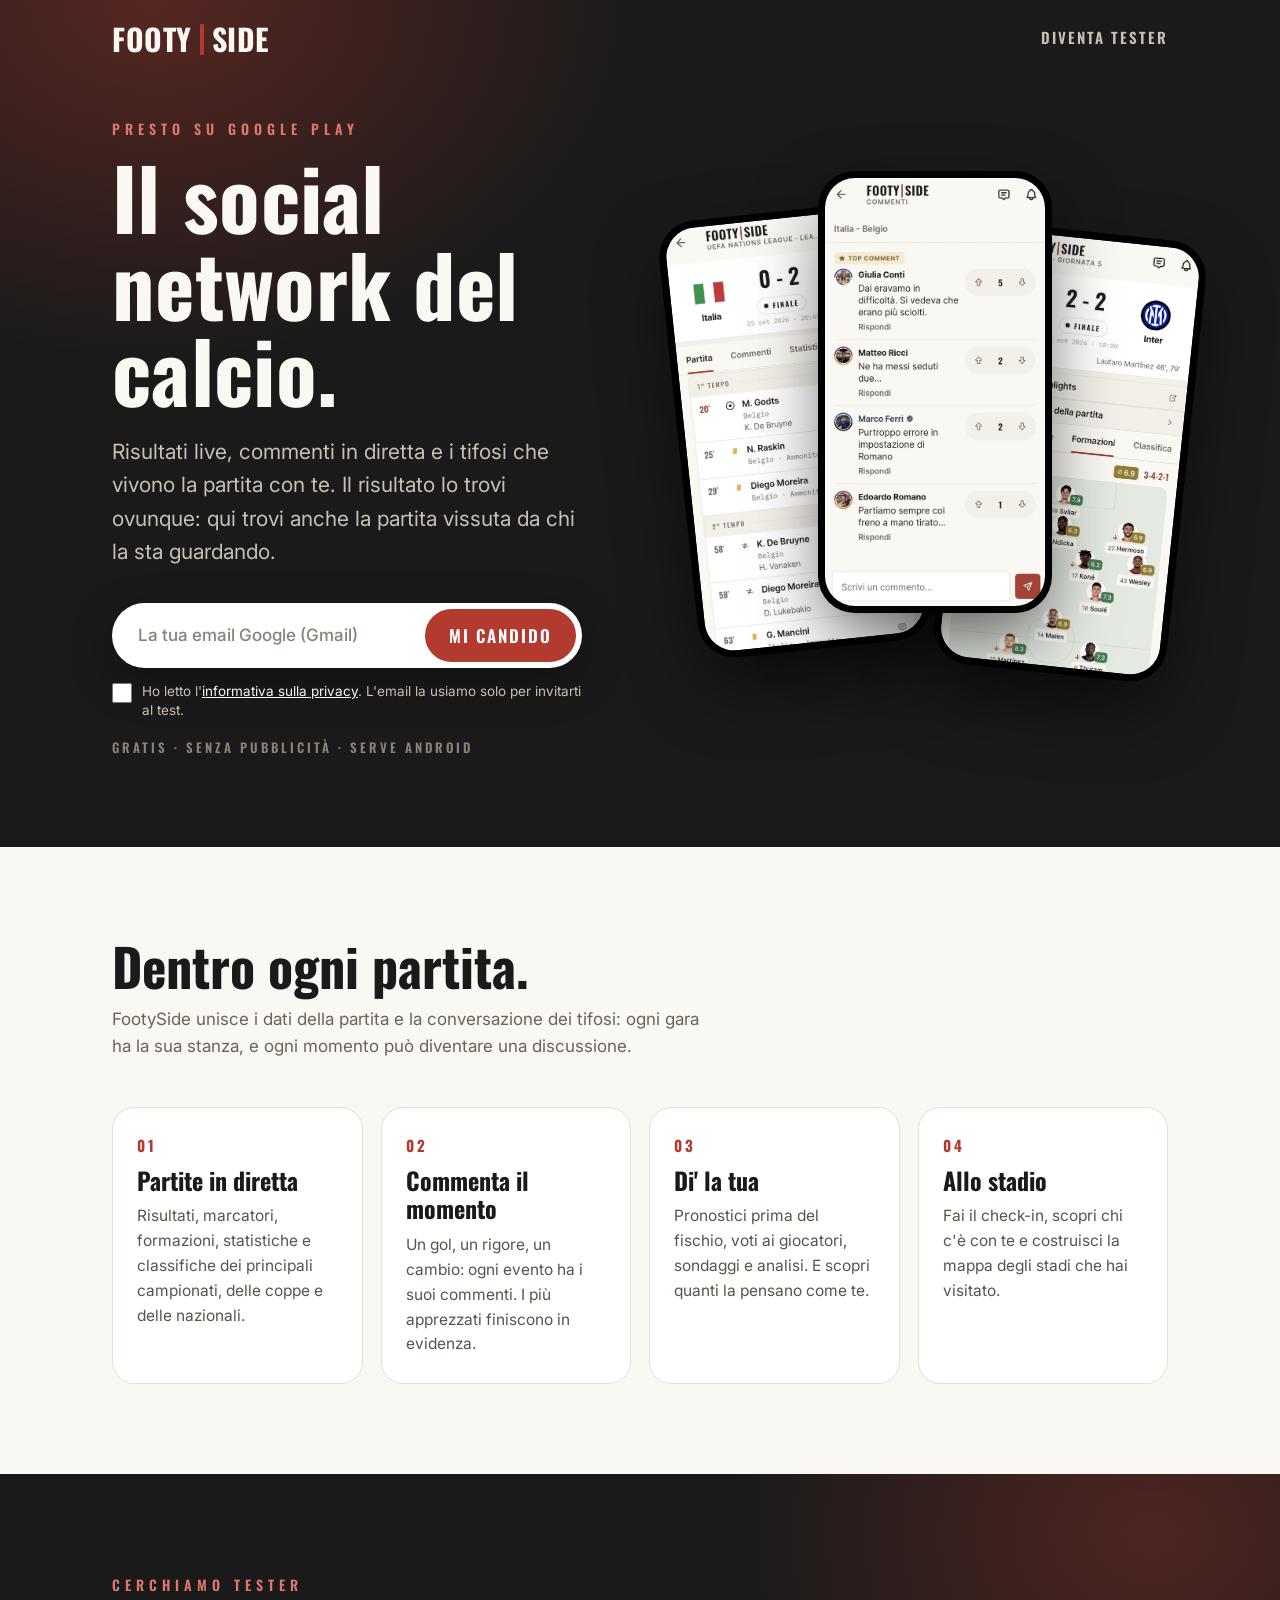
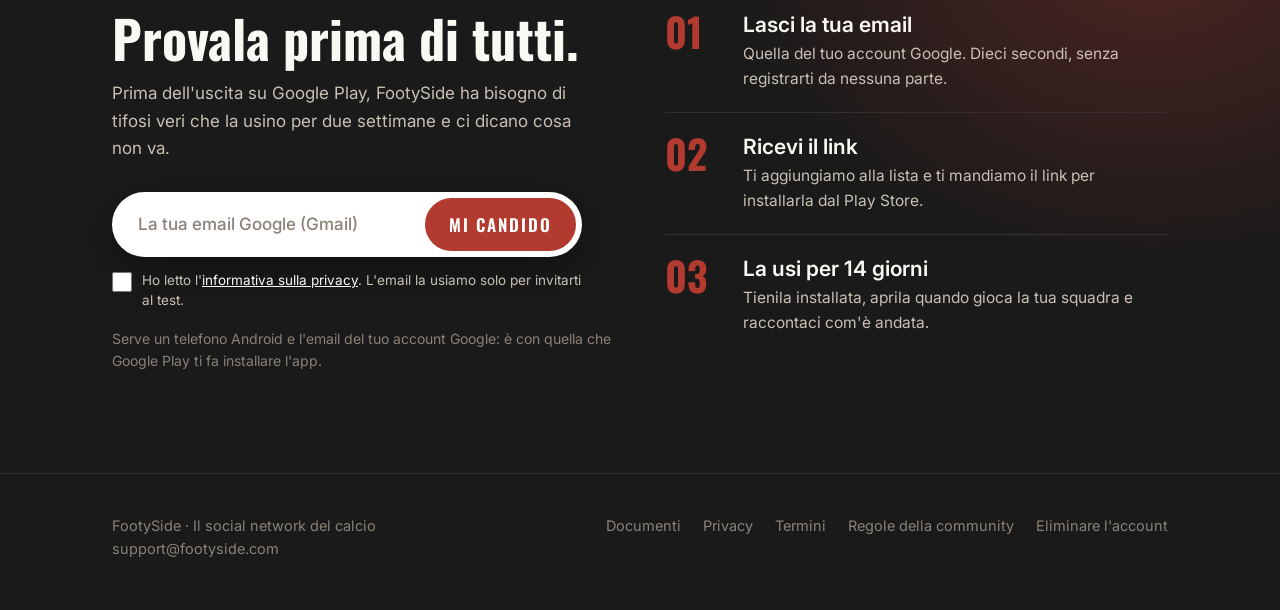
<file: index.html>
<!DOCTYPE html>
<html lang="it">
<head>
<meta charset="utf-8">
<meta name="viewport" content="width=device-width, initial-scale=1">
<title>FootySide — Il social network del calcio</title>
<meta name="description" content="Risultati live, commenti in diretta e i tifosi che vivono la partita con te. FootySide arriva presto su Google Play: diventa tester.">
<meta property="og:title" content="FootySide — Il social network del calcio">
<meta property="og:description" content="Risultati live, commenti in diretta e i tifosi che vivono la partita con te. Diventa tester.">
<meta property="og:image" content="https://footyside.com/img/anteprima.jpg">
<meta property="og:url" content="https://footyside.com/">
<meta property="og:type" content="website">
<meta name="theme-color" content="#1A1A1A">
<link rel="icon" href="favicon.png">
<link rel="apple-touch-icon" href="img/apple-touch-icon.png">
<link rel="preconnect" href="https://fonts.googleapis.com">
<link rel="preconnect" href="https://fonts.gstatic.com" crossorigin>
<link href="https://fonts.googleapis.com/css2?family=Inter:wght@400;500;600&family=Oswald:wght@600;700&display=swap" rel="stylesheet">
<style>
/* La pagina iniziale di footyside.com (26 settembre 2026).
   Stessi colori dell'app e dei post Instagram: inchiostro, mattone,
   avorio. I documenti legali restano nelle loro pagine chiare. */
:root{--ink:#1A1A1A;--ink2:#242220;--mattone:#B23A2E;--mattone-chiaro:#E0766A;--avorio:#FAF8F3;--grigio:#C9C0B4;--tenue:#8A8177;--filo:#34302C}
*{box-sizing:border-box;margin:0;padding:0}
html{scroll-behavior:smooth}
body{background:var(--ink);color:var(--avorio);font-family:Inter,system-ui,sans-serif;font-size:17px;line-height:1.6;-webkit-font-smoothing:antialiased}
a{color:inherit}
.box{max-width:1100px;margin:0 auto;padding:0 22px}
.alone{position:absolute;inset:0;pointer-events:none;background:radial-gradient(700px 520px at 12% 0%,rgba(178,58,46,.40),rgba(0,0,0,0) 70%)}
header{position:relative;z-index:2}
header .box{display:flex;align-items:center;justify-content:space-between;height:78px}
.marchio{font:700 30px/1 Oswald,sans-serif;letter-spacing:.5px;display:flex;align-items:center;text-decoration:none}
.marchio i{display:inline-block;width:4px;height:31px;background:var(--mattone);margin:0 8px;border-radius:1px}
header nav a{font:600 15px Oswald,sans-serif;letter-spacing:2px;text-decoration:none;color:var(--grigio)}
header nav a:hover{color:var(--avorio)}

.eroe{position:relative;overflow:hidden;padding:40px 0 90px}
.eroe .box{display:grid;grid-template-columns:1.05fr .95fr;gap:40px;align-items:center;position:relative;z-index:1}
.sopra{font:600 14px Oswald,sans-serif;letter-spacing:5px;color:var(--mattone-chiaro);margin-bottom:14px}
h1{font:700 clamp(46px,7vw,84px)/1.03 Oswald,sans-serif;letter-spacing:.3px}
.eroe p.sub{font-size:clamp(18px,2vw,21px);color:var(--grigio);margin:22px 0 34px;max-width:470px}
.bottoni{display:flex;flex-wrap:wrap;gap:14px;align-items:center}
.cta{display:inline-block;background:var(--mattone);color:#fff;text-decoration:none;font:600 19px Oswald,sans-serif;letter-spacing:2px;padding:16px 30px;border-radius:999px;transition:transform .15s,background .15s}
.cta:hover{background:#C44536;transform:translateY(-1px)}
.presto{font:600 14px Oswald,sans-serif;letter-spacing:3px;color:var(--tenue)}
.telefoni{position:relative;height:520px}
.tel{position:absolute;width:220px;border-radius:30px;overflow:hidden;box-shadow:0 0 0 7px #000,0 30px 70px rgba(0,0,0,.6);background:#000}
.tel img{display:block;width:100%}
.tel.a{left:0;top:40px;transform:rotate(-6deg)}
.tel.b{left:140px;top:0;z-index:2}
.tel.c{left:275px;top:60px;transform:rotate(6deg)}

section.funzioni{background:var(--avorio);color:var(--ink);padding:90px 0}
.titolo{font:700 clamp(34px,4.5vw,52px)/1.1 Oswald,sans-serif;margin-bottom:12px}
.titolo-sub{color:#6B6258;max-width:600px;margin-bottom:46px}
.griglia{display:grid;grid-template-columns:repeat(4,1fr);gap:18px}
.voce{background:#fff;border:1px solid #E6DFD3;border-radius:22px;padding:26px 24px}
.voce b{display:block;font:700 15px Oswald,sans-serif;letter-spacing:3px;color:var(--mattone);margin-bottom:10px}
.voce h3{font:700 24px/1.2 Oswald,sans-serif;margin-bottom:10px}
.voce p{font-size:15.5px;color:#5A534C}

section.tester{position:relative;overflow:hidden;padding:100px 0}
.tester .alone{background:radial-gradient(600px 480px at 90% 10%,rgba(178,58,46,.35),rgba(0,0,0,0) 70%)}
.tester .box{position:relative;z-index:1;display:grid;grid-template-columns:1fr 1fr;gap:50px;align-items:center}
.passi{list-style:none}
.passi li{display:flex;gap:22px;align-items:flex-start;padding:20px 0;border-bottom:1px solid var(--filo)}
.passi li:last-child{border-bottom:0}
.passi span{font:700 40px/1 Oswald,sans-serif;color:var(--mattone);min-width:56px}
.passi h3{font:600 21px/1.3 Inter,sans-serif;margin-bottom:4px}
.passi p{color:var(--grigio);font-size:15.5px}
.nota{color:var(--tenue);font-size:14px;margin-top:18px}

/* IL MODULO PER CANDIDARSI (6 ottobre 2026).
   Prima il pulsante portava a un modulo di Google, che chiedeva di
   accedere prima ancora di poter scrivere: troppi passaggi, e infatti
   non l'aveva compilato nessuno. Adesso si scrive l'email qui e basta.
   Le candidature finiscono nella tabella candidature_tester di
   Supabase; lo script in fondo alla pagina le spedisce. */
.modulo{max-width:470px}
.campo{display:flex;background:#fff;border-radius:999px;padding:6px;box-shadow:0 14px 40px rgba(0,0,0,.35)}
.campo input[type=email]{flex:1;min-width:0;border:0;outline:0;background:transparent;font:500 17px Inter,system-ui,sans-serif;color:#1A1A1A;padding:0 8px 0 20px}
.campo input[type=email]::placeholder{color:#8A8177}
.campo button{border:0;cursor:pointer;background:var(--mattone);color:#fff;font:600 17px Oswald,sans-serif;letter-spacing:2px;padding:14px 24px;border-radius:999px;white-space:nowrap;transition:background .15s}
.campo button:hover{background:#C44536}
.campo button[disabled]{opacity:.6;cursor:default}
.consenso{display:flex;gap:10px;align-items:flex-start;margin-top:14px;font-size:13.5px;color:var(--grigio);line-height:1.45;cursor:pointer}
.consenso input{flex:none;width:20px;height:20px;margin-top:1px;accent-color:var(--mattone)}
.consenso a{color:var(--avorio)}
.sotto{font:600 13px Oswald,sans-serif;letter-spacing:3px;color:var(--tenue);margin-top:16px}
.avviso{display:none;margin-top:12px;font-size:14.5px;color:#F2B8AE}
.avviso.si{display:block}
/* Il campo che le persone non vedono: lo riempiono solo i programmi
   automatici, e cosi' si riconoscono. */
.trappola{position:absolute;left:-9999px;width:1px;height:1px;opacity:0}
.fatto{display:none;background:rgba(255,255,255,.06);border:1px solid var(--filo);border-radius:22px;padding:22px 24px;max-width:470px}
.fatto.si{display:block}
.fatto b{display:block;font:700 26px Oswald,sans-serif;margin-bottom:6px}
.fatto p{color:var(--grigio);font-size:15.5px}
.fatto strong{color:#fff;overflow-wrap:anywhere}
.fatto .ok{display:inline-flex;width:38px;height:38px;border-radius:50%;background:#2F7D4F;align-items:center;justify-content:center;font-size:20px;margin-bottom:12px}

footer{border-top:1px solid var(--filo);padding:40px 0 50px;color:var(--tenue);font-size:14.5px}
footer .box{display:flex;flex-wrap:wrap;justify-content:space-between;gap:24px}
footer nav{display:flex;flex-wrap:wrap;gap:8px 22px}
footer a{text-decoration:none}
footer a:hover{color:var(--avorio)}
footer .firma{max-width:420px}

@media (max-width:900px){
  .eroe .box,.tester .box{grid-template-columns:1fr}
  .telefoni{height:430px;max-width:430px;margin:10px auto 0;width:100%}
  .tel{width:190px;border-radius:24px}
  .tel.a{left:0;top:40px}.tel.b{left:50%;margin-left:-95px}.tel.c{left:auto;right:0;top:50px}
  .griglia{grid-template-columns:1fr 1fr}
}
@media (max-width:560px){
  header .box{height:66px}
  .marchio{font-size:26px}.marchio i{height:27px}
  .eroe{padding:20px 0 70px}
  .telefoni{height:360px}
  .tel{width:150px;border-radius:20px;box-shadow:0 0 0 5px #000,0 20px 50px rgba(0,0,0,.6)}
  .tel.b{margin-left:-75px}
  .griglia{grid-template-columns:1fr}
  section.funzioni,section.tester{padding:70px 0}
  .cta{width:100%;text-align:center}
  .campo{flex-direction:column;border-radius:22px;padding:8px}
  .campo input[type=email]{padding:14px}
  .campo button{width:100%}
}
</style>
</head>
<body>

<div style="position:relative">
<div class="alone"></div>
<header>
  <div class="box">
    <a class="marchio" href="index.html">FOOTY<i></i>SIDE</a>
    <nav><a href="#tester">DIVENTA TESTER</a></nav>
  </div>
</header>

<section class="eroe">
  <div class="box">
    <div>
      <div class="sopra">PRESTO SU GOOGLE PLAY</div>
      <h1>Il social network del calcio.</h1>
      <p class="sub">Risultati live, commenti in diretta e i tifosi che vivono la partita con te. Il risultato lo trovi ovunque: qui trovi anche la partita vissuta da chi la sta guardando.</p>
      <div class="modulo">
        <form class="candidatura" novalidate>
          <div class="campo">
            <input type="email" name="email" autocomplete="email" inputmode="email" placeholder="La tua email Google (Gmail)" aria-label="La tua email Google">
            <button type="submit">MI CANDIDO</button>
          </div>
          <input class="trappola" type="text" name="sito" tabindex="-1" autocomplete="off" aria-hidden="true">
          <label class="consenso"><input type="checkbox" name="consenso"><span>Ho letto l'<a href="privacy.html" target="_blank" rel="noopener">informativa sulla privacy</a>. L'email la usiamo solo per invitarti al test.</span></label>
          <p class="avviso" role="alert"></p>
        </form>
        <div class="fatto" role="status"><span class="ok">✓</span><b>Ci sei.</b><p>Abbiamo segnato <strong class="chi"></strong>. Ti scriviamo appena parte il test, con il link per installare FootySide.</p></div>
        <div class="sotto">GRATIS · SENZA PUBBLICITÀ · SERVE ANDROID</div>
      </div>
    </div>
    <div class="telefoni" aria-hidden="true">
      <div class="tel a"><img src="img/cronaca.jpg" alt=""></div>
      <div class="tel b"><img src="img/commenti.jpg" alt=""></div>
      <div class="tel c"><img src="img/formazioni.jpg" alt=""></div>
    </div>
  </div>
</section>
</div>

<section class="funzioni">
  <div class="box">
    <h2 class="titolo">Dentro ogni partita.</h2>
    <p class="titolo-sub">FootySide unisce i dati della partita e la conversazione dei tifosi: ogni gara ha la sua stanza, e ogni momento può diventare una discussione.</p>
    <div class="griglia">
      <div class="voce"><b>01</b><h3>Partite in diretta</h3><p>Risultati, marcatori, formazioni, statistiche e classifiche dei principali campionati, delle coppe e delle nazionali.</p></div>
      <div class="voce"><b>02</b><h3>Commenta il momento</h3><p>Un gol, un rigore, un cambio: ogni evento ha i suoi commenti. I più apprezzati finiscono in evidenza.</p></div>
      <div class="voce"><b>03</b><h3>Di' la tua</h3><p>Pronostici prima del fischio, voti ai giocatori, sondaggi e analisi. E scopri quanti la pensano come te.</p></div>
      <div class="voce"><b>04</b><h3>Allo stadio</h3><p>Fai il check-in, scopri chi c'è con te e costruisci la mappa degli stadi che hai visitato.</p></div>
    </div>
  </div>
</section>

<section class="tester" id="tester">
  <div class="alone"></div>
  <div class="box">
    <div>
      <div class="sopra">CERCHIAMO TESTER</div>
      <h2 class="titolo">Provala prima di tutti.</h2>
      <p class="sub" style="color:var(--grigio);margin:14px 0 30px;max-width:460px">Prima dell'uscita su Google Play, FootySide ha bisogno di tifosi veri che la usino per due settimane e ci dicano cosa non va.</p>
      <div class="modulo">
        <form class="candidatura" novalidate>
          <div class="campo">
            <input type="email" name="email" autocomplete="email" inputmode="email" placeholder="La tua email Google (Gmail)" aria-label="La tua email Google">
            <button type="submit">MI CANDIDO</button>
          </div>
          <input class="trappola" type="text" name="sito" tabindex="-1" autocomplete="off" aria-hidden="true">
          <label class="consenso"><input type="checkbox" name="consenso"><span>Ho letto l'<a href="privacy.html" target="_blank" rel="noopener">informativa sulla privacy</a>. L'email la usiamo solo per invitarti al test.</span></label>
          <p class="avviso" role="alert"></p>
        </form>
        <div class="fatto" role="status"><span class="ok">✓</span><b>Ci sei.</b><p>Abbiamo segnato <strong class="chi"></strong>. Ti scriviamo appena parte il test, con il link per installare FootySide.</p></div>
      </div>
      <p class="nota">Serve un telefono Android e l'email del tuo account Google: è con quella che Google Play ti fa installare l'app.</p>
    </div>
    <ol class="passi">
      <li><span>01</span><div><h3>Lasci la tua email</h3><p>Quella del tuo account Google. Dieci secondi, senza registrarti da nessuna parte.</p></div></li>
      <li><span>02</span><div><h3>Ricevi il link</h3><p>Ti aggiungiamo alla lista e ti mandiamo il link per installarla dal Play Store.</p></div></li>
      <li><span>03</span><div><h3>La usi per 14 giorni</h3><p>Tienila installata, aprila quando gioca la tua squadra e raccontaci com'è andata.</p></div></li>
    </ol>
  </div>
</section>

<footer>
  <div class="box">
    <div class="firma">FootySide · Il social network del calcio<br><a href="mailto:support@footyside.com">support@footyside.com</a></div>
    <nav>
      <a href="documenti.html">Documenti</a>
      <a href="privacy.html">Privacy</a>
      <a href="termini.html">Termini</a>
      <a href="regole.html">Regole della community</a>
      <a href="elimina-account.html">Eliminare l'account</a>
    </nav>
  </div>
</footer>

<script>
/* LE CANDIDATURE DEI TESTER (6 ottobre 2026).

   Ogni modulo della pagina (ce ne sono due: in alto e in fondo) manda
   l'email alla funzione candida_tester di Supabase. La funzione
   accetta solo di AGGIUNGERE una candidatura: da qui non si puo'
   leggere ne' cancellare niente.

   La chiave qui sotto e' quella pubblica, la stessa che sta dentro
   l'app: e' fatta per stare in vista. Quella segreta non c'e'. */
(function () {
  var INDIRIZZO = "https://vlicgcoxmvuxghzeabnw.supabase.co/rest/v1/rpc/candida_tester";
  var CHIAVE = "sb_publishable_53gZ_tNL4f8sHnTGto3TCA_r0Um_WWV";
  var moduli = document.querySelectorAll("form.candidatura");

  // Da dove arriva la persona: ?da=instagram nell'indirizzo, oppure il
  // sito da cui ha toccato il link. Serve a capire quali post portano
  // candidature. Solo il nome del sito, mai l'indirizzo intero.
  function provenienza() {
    try {
      var da = new URLSearchParams(location.search).get("da");
      if (da) return da.slice(0, 60);
      if (document.referrer) return new URL(document.referrer).hostname.slice(0, 60);
    } catch (e) {}
    return null;
  }

  function avvisa(modulo, testo) {
    var riga = modulo.querySelector(".avviso");
    riga.textContent = testo || "";
    riga.classList.toggle("si", !!testo);
  }

  // La candidatura e' andata: tutti i moduli della pagina lasciano il
  // posto a «Ci sei», cosi' chi scorre in fondo non la rifa'.
  function fatto(email) {
    document.querySelectorAll(".modulo").forEach(function (m) {
      m.querySelector("form").style.display = "none";
      m.querySelector(".chi").textContent = email;
      m.querySelector(".fatto").classList.add("si");
    });
  }

  moduli.forEach(function (modulo) {
    modulo.addEventListener("submit", function (evento) {
      evento.preventDefault();
      var email = modulo.email.value.trim().toLowerCase();
      var pulsante = modulo.querySelector("button");

      if (!/^[^\s@]+@[^\s@]+\.[^\s@]{2,}$/.test(email)) {
        avvisa(modulo, "Controlla l'email: sembra scritta male.");
        modulo.email.focus();
        return;
      }
      if (!modulo.consenso.checked) {
        avvisa(modulo, "Spunta la casella dell'informativa per candidarti.");
        return;
      }

      // NON E' UN INDIRIZZO GMAIL (7 ottobre 2026).
      //
      // Google Play fa entrare nel test solo con l'email di un account
      // Google. La prima candidatura arrivata era con Yahoo: scritta
      // in buona fede, ma con quella l'invito non funziona.
      // Non si puo' rifiutare e basta: un account Google puo' avere
      // anche un indirizzo che non e' Gmail. Allora si chiede una
      // volta: chi ha un Gmail lo scrive, chi usa davvero quell'email
      // per il Play Store preme di nuovo e passa.
      var dominio = email.split("@")[1];
      if (dominio !== "gmail.com" && dominio !== "googlemail.com" && modulo.dataset.confermata !== email) {
        modulo.dataset.confermata = email;
        avvisa(modulo, "Questa non sembra un'email Gmail. Per il test serve quella con cui usi il Play Store sul telefono: se hai un Gmail, scrivi quello. Se invece è proprio questa, premi di nuovo.");
        modulo.email.focus();
        return;
      }

      avvisa(modulo, "");
      pulsante.disabled = true;
      var scritta = pulsante.textContent;
      pulsante.textContent = "UN ATTIMO…";

      fetch(INDIRIZZO, {
        method: "POST",
        headers: { "Content-Type": "application/json", "apikey": CHIAVE },
        body: JSON.stringify({
          p_email: email,
          p_provenienza: provenienza(),
          p_trappola: modulo.sito.value
        })
      })
        .then(function (risposta) {
          return risposta.json().then(function (corpo) {
            return { ok: risposta.ok, corpo: corpo };
          });
        })
        .then(function (esito) {
          // «Ci sei» si mostra solo se il database ha risposto di si':
          // un errore non deve sembrare una candidatura riuscita.
          if (esito.ok && esito.corpo === true) {
            fatto(email);
            return;
          }
          var messaggio = (esito.corpo && esito.corpo.message) || "";
          if (messaggio.indexOf("EMAIL_NON_VALIDA") >= 0) {
            avvisa(modulo, "Controlla l'email: sembra scritta male.");
          } else if (messaggio.indexOf("TROPPE_RICHIESTE") >= 0) {
            avvisa(modulo, "In questo momento stanno arrivando troppe candidature. Riprova fra qualche minuto.");
          } else {
            avvisa(modulo, "Non siamo riusciti a registrarti. Riprova, oppure scrivici a support@footyside.com.");
          }
        })
        .catch(function () {
          avvisa(modulo, "Sembra che manchi la connessione. Riprova fra un attimo.");
        })
        .then(function () {
          pulsante.disabled = false;
          pulsante.textContent = scritta;
        });
    });
  });
})();
</script>

</body>
</html>
</file>
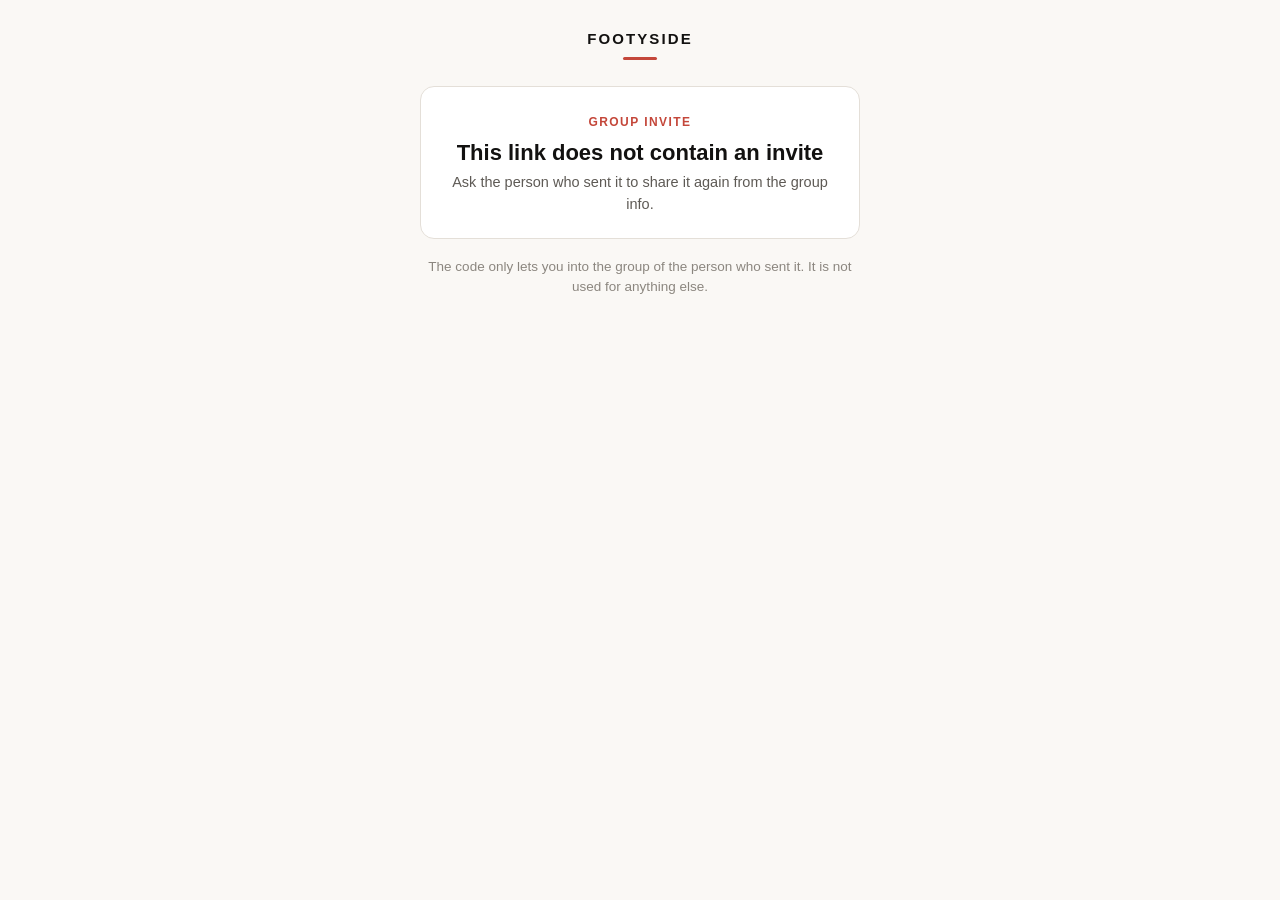
<file: g/index.html>
<!DOCTYPE html>
<html lang="it">
<head>
<meta charset="utf-8">
<meta name="viewport" content="width=device-width, initial-scale=1">
<!-- Gli inviti sono personali: la pagina non deve finire nei motori di ricerca. -->
<meta name="robots" content="noindex, nofollow">
<meta name="referrer" content="no-referrer">
<title>Invito a un gruppo — FootySide</title>
<meta property="og:title" content="Invito a un gruppo su FootySide">
<meta property="og:description" content="Apri il link per vedere il codice d'invito e come entrare nel gruppo.">
<meta property="og:site_name" content="FootySide">
<meta property="og:type" content="website">
<style>
  :root {
    --fondo: #FAF8F5; --carta: #FFFFFF; --inchiostro: #121110; --secondario: #5E5A55;
    --tenue: #8B867F; --filetto: #E4DFD8; --mattone: #C4473A; --velo: #F1EDE7;
  }
  @media (prefers-color-scheme: dark) {
    :root {
      --fondo: #121110; --carta: #1C1A18; --inchiostro: #F3EFE9; --secondario: #BDB6AD;
      --tenue: #8E8780; --filetto: #2E2B28; --mattone: #D9604F; --velo: #24211F;
    }
  }
  * { box-sizing: border-box; }
  html, body { margin: 0; }
  body {
    background: var(--fondo); color: var(--inchiostro);
    font-family: -apple-system, BlinkMacSystemFont, "Segoe UI", Roboto, Inter, "Helvetica Neue", Arial, sans-serif;
    font-size: 16px; line-height: 1.5; -webkit-text-size-adjust: 100%;
    min-height: 100vh; display: flex; flex-direction: column; align-items: center;
    padding: 28px 16px 40px;
  }
  .marchio {
    font-weight: 800; letter-spacing: .14em; font-size: 15px; color: var(--inchiostro);
    text-decoration: none; display: inline-flex; flex-direction: column; align-items: center; gap: 6px;
  }
  .marchio::after { content: ""; width: 34px; height: 3px; background: var(--mattone); border-radius: 2px; }
  main { width: 100%; max-width: 440px; margin-top: 26px; }
  .scheda {
    background: var(--carta); border: 1px solid var(--filetto); border-radius: 14px;
    padding: 26px 20px 22px; text-align: center;
  }
  .sopra { font-size: 12px; font-weight: 700; letter-spacing: .12em; text-transform: uppercase; color: var(--mattone); margin: 0 0 8px; }
  h1 { font-size: 22px; line-height: 1.25; margin: 0 0 6px; text-wrap: balance; }
  .nota { color: var(--secondario); font-size: 14.5px; margin: 0; }
  .codice {
    margin: 14px 0 14px; padding: 16px 8px; background: var(--velo); border-radius: 10px;
    font-family: ui-monospace, "SF Mono", Menlo, Consolas, "Roboto Mono", monospace;
    font-size: clamp(26px, 9vw, 36px); font-weight: 700; letter-spacing: .16em; padding-left: calc(8px + .16em);
    user-select: all; -webkit-user-select: all; overflow-wrap: anywhere;
  }
  button, .apri {
    width: 100%; min-height: 48px; border: 0; border-radius: 10px; background: var(--inchiostro); color: var(--fondo);
    font: inherit; font-weight: 700; font-size: 15px; cursor: pointer;
  }
  .apri {
    display: flex; align-items: center; justify-content: center; text-decoration: none;
    background: var(--mattone); color: #fff; margin-top: 20px; padding: 0 12px;
  }
  button { background: transparent; color: var(--inchiostro); border: 1px solid var(--filetto); }
  button:active, .apri:active { opacity: .85; }
  .oppure { margin: 22px 0 0; font-size: 13px; color: var(--tenue); display: flex; align-items: center; gap: 10px; }
  .oppure::before, .oppure::after { content: ""; flex: 1; height: 1px; background: var(--filetto); }
  .avviso { margin: 16px 0 0; padding: 10px 12px; border-radius: 10px; background: var(--velo); color: var(--secondario); font-size: 14px; }
  button:focus-visible, a:focus-visible { outline: 3px solid var(--mattone); outline-offset: 2px; }
  ol { text-align: left; margin: 24px 0 0; padding: 0; list-style: none; counter-reset: passo; }
  ol li { counter-increment: passo; display: flex; gap: 12px; align-items: flex-start; padding: 11px 0; border-top: 1px solid var(--filetto); font-size: 15px; }
  ol li::before {
    content: counter(passo); flex: none; width: 24px; height: 24px; border-radius: 50%;
    background: var(--mattone); color: #fff; font-size: 13px; font-weight: 700;
    display: flex; align-items: center; justify-content: center; margin-top: 1px;
  }
  .sotto { text-align: center; color: var(--tenue); font-size: 13.5px; margin: 18px 6px 0; }
  .sotto a { color: var(--secondario); }
  [hidden] { display: none !important; }
</style>
</head>
<body>
<a class="marchio" href="/">FOOTYSIDE</a>

<main>
  <!-- Con un codice nel link -->
  <section class="scheda" id="invito" hidden>
    <p class="sopra" data-t="sopra">Invito a un gruppo</p>
    <h1 data-t="titolo">Ti hanno invitato in un gruppo su FootySide</h1>
    <p class="nota" data-t="nota">Se hai FootySide su questo telefono, apri l'invito direttamente.</p>
    <a class="apri" id="apri" href="#" data-t="apri">Apri in FootySide</a>
    <p class="avviso" id="senzaApp" data-t="senzaApp" hidden>Su questo telefono FootySide non c'è, oppure non è aggiornata. Puoi entrare con il codice qui sotto.</p>
    <p class="oppure" data-t="oppure">oppure entra con il codice</p>
    <div class="codice" id="codice" aria-label="Codice d'invito"></div>
    <button type="button" id="copia" data-t="copia">Copia il codice</button>
    <ol>
      <li data-t="p1">Apri FootySide sul telefono.</li>
      <li data-t="p2">Tocca l'icona dei messaggi in alto e scegli la scheda «Gruppi».</li>
      <li data-t="p3">Tocca «Entra con un invito» e incolla il codice.</li>
    </ol>
  </section>

  <!-- Senza codice, o con un codice scritto male -->
  <section class="scheda" id="vuoto" hidden>
    <p class="sopra" data-t="sopra">Invito a un gruppo</p>
    <h1 data-t="vuotoTitolo">Questo link non contiene un invito</h1>
    <p class="nota" data-t="vuotoNota">Chiedi a chi te l'ha mandato di condividerlo di nuovo dalle informazioni del gruppo.</p>
  </section>

  <p class="sotto" data-t="sotto">Il codice fa entrare solo nel gruppo di chi te l'ha mandato. Non serve a nient'altro.</p>
</main>

<script>
(function () {
  var TESTI = {
    en: {
      sopra: "Group invite",
      titolo: "You have been invited to a group on FootySide",
      nota: "If you have FootySide on this phone, open the invite directly.",
      apri: "Open in FootySide",
      senzaApp: "FootySide is not on this phone, or it is not up to date. You can join with the code below.",
      oppure: "or join with the code",
      copia: "Copy the code", copiato: "Copied",
      p1: "Open FootySide on your phone.",
      p2: "Tap the messages icon at the top and choose the “Groups” tab.",
      p3: "Tap “Join with an invite” and paste the code.",
      vuotoTitolo: "This link does not contain an invite",
      vuotoNota: "Ask the person who sent it to share it again from the group info.",
      sotto: "The code only lets you into the group of the person who sent it. It is not used for anything else."
    },
    es: {
      sopra: "Invitación a un grupo",
      titolo: "Te han invitado a un grupo en FootySide",
      nota: "Si tienes FootySide en este teléfono, abre la invitación directamente.",
      apri: "Abrir en FootySide",
      senzaApp: "FootySide no está en este teléfono o no está actualizada. Puedes entrar con el código de abajo.",
      oppure: "o entra con el código",
      copia: "Copiar el código", copiato: "Copiado",
      p1: "Abre FootySide en el teléfono.",
      p2: "Toca el icono de mensajes arriba y elige la pestaña «Grupos».",
      p3: "Toca «Entrar con una invitación» y pega el código.",
      vuotoTitolo: "Este enlace no contiene una invitación",
      vuotoNota: "Pide a quien te lo envió que lo comparta de nuevo desde la información del grupo.",
      sotto: "El código solo permite entrar en el grupo de quien te lo envió. No sirve para nada más."
    },
    fr: {
      sopra: "Invitation à un groupe",
      titolo: "Vous êtes invité dans un groupe sur FootySide",
      nota: "Si vous avez FootySide sur ce téléphone, ouvrez l'invitation directement.",
      apri: "Ouvrir dans FootySide",
      senzaApp: "FootySide n'est pas sur ce téléphone, ou n'est pas à jour. Vous pouvez entrer avec le code ci-dessous.",
      oppure: "ou entrez avec le code",
      copia: "Copier le code", copiato: "Copié",
      p1: "Ouvrez FootySide sur votre téléphone.",
      p2: "Touchez l'icône des messages en haut et choisissez l'onglet « Groupes ».",
      p3: "Touchez « Rejoindre avec une invitation » et collez le code.",
      vuotoTitolo: "Ce lien ne contient pas d'invitation",
      vuotoNota: "Demandez à la personne qui vous l'a envoyé de le partager à nouveau depuis les infos du groupe.",
      sotto: "Le code permet seulement d'entrer dans le groupe de la personne qui vous l'a envoyé. Il ne sert à rien d'autre."
    },
    de: {
      sopra: "Einladung in eine Gruppe",
      titolo: "Du wurdest in eine Gruppe auf FootySide eingeladen",
      nota: "Wenn du FootySide auf diesem Handy hast, öffne die Einladung direkt.",
      apri: "In FootySide öffnen",
      senzaApp: "FootySide ist auf diesem Handy nicht installiert oder nicht aktuell. Du kannst mit dem Code unten beitreten.",
      oppure: "oder mit dem Code beitreten",
      copia: "Code kopieren", copiato: "Kopiert",
      p1: "Öffne FootySide auf deinem Handy.",
      p2: "Tippe oben auf das Nachrichten-Symbol und wähle den Tab „Gruppen“.",
      p3: "Tippe auf „Mit Einladung beitreten“ und füge den Code ein.",
      vuotoTitolo: "Dieser Link enthält keine Einladung",
      vuotoNota: "Bitte die Person, die ihn geschickt hat, ihn in der Gruppeninfo noch einmal zu teilen.",
      sotto: "Mit dem Code kommst du nur in die Gruppe der Person, die ihn geschickt hat. Für nichts anderes."
    },
    pt: {
      sopra: "Convite para um grupo",
      titolo: "Foste convidado para um grupo no FootySide",
      nota: "Se tens o FootySide neste telemóvel, abre o convite diretamente.",
      apri: "Abrir no FootySide",
      senzaApp: "O FootySide não está neste telemóvel, ou não está atualizado. Podes entrar com o código abaixo.",
      oppure: "ou entra com o código",
      copia: "Copiar o código", copiato: "Copiado",
      p1: "Abre o FootySide no telemóvel.",
      p2: "Toca no ícone das mensagens em cima e escolhe o separador «Grupos».",
      p3: "Toca em «Entrar com um convite» e cola o código.",
      vuotoTitolo: "Esta ligação não contém um convite",
      vuotoNota: "Pede a quem ta enviou que a partilhe de novo nas informações do grupo.",
      sotto: "O código só deixa entrar no grupo de quem to enviou. Não serve para mais nada."
    }
  };

  // La pagina e' scritta in italiano; le altre lingue la sovrascrivono.
  var lingua = (navigator.language || "it").slice(0, 2).toLowerCase();
  var t = TESTI[lingua];
  var copiato = "Copiato";
  if (t) {
    document.documentElement.lang = lingua;
    copiato = t.copiato;
    document.querySelectorAll("[data-t]").forEach(function (e) {
      var testo = t[e.getAttribute("data-t")];
      if (testo) e.textContent = testo;
    });
  }

  // Il codice: solo lettere e cifre, come quelli che crea l'app. Tutto
  // il resto del link viene ignorato, e il codice si scrive come testo.
  var grezzo = new URLSearchParams(location.search).get("c") || "";
  var codice = grezzo.replace(/[^A-Za-z0-9]/g, "").toUpperCase().slice(0, 12);

  if (codice.length < 6) {
    document.getElementById("vuoto").hidden = false;
    return;
  }
  document.getElementById("codice").textContent = codice;
  document.getElementById("invito").hidden = false;

  // «Apri in FootySide». Su Android l'indirizzo dice anche cosa fare se
  // l'app non c'e': tornare qui, con un segno nel link, cosi' la pagina
  // lo dice invece di restare ferma senza spiegazioni. Altrove si usa
  // l'indirizzo semplice dell'app.
  var parametri = new URLSearchParams(location.search);
  var qui = location.origin + location.pathname + "?c=" + codice;
  var apri = document.getElementById("apri");
  if (/Android/i.test(navigator.userAgent)) {
    apri.href = "intent://g?c=" + codice + "#Intent;scheme=footyside;package=com.footyside.app;" +
      "S.browser_fallback_url=" + encodeURIComponent(qui + "&app=0") + ";end";
  } else {
    apri.href = "footyside://g?c=" + codice;
  }
  if (parametri.get("app") === "0") {
    document.getElementById("senzaApp").hidden = false;
  }

  var pulsante = document.getElementById("copia");
  var etichetta = pulsante.textContent;
  pulsante.addEventListener("click", function () {
    function fatto() {
      pulsante.textContent = copiato + " ✓";
      setTimeout(function () { pulsante.textContent = etichetta; }, 1800);
    }
    if (navigator.clipboard && navigator.clipboard.writeText) {
      navigator.clipboard.writeText(codice).then(fatto, vecchioModo);
    } else {
      vecchioModo();
    }
    function vecchioModo() {
      var campo = document.createElement("textarea");
      campo.value = codice;
      campo.setAttribute("readonly", "");
      campo.style.position = "fixed";
      campo.style.opacity = "0";
      document.body.appendChild(campo);
      campo.select();
      try { document.execCommand("copy"); fatto(); } catch (e) {}
      document.body.removeChild(campo);
    }
  });
})();
</script>
</body>
</html>
</file>
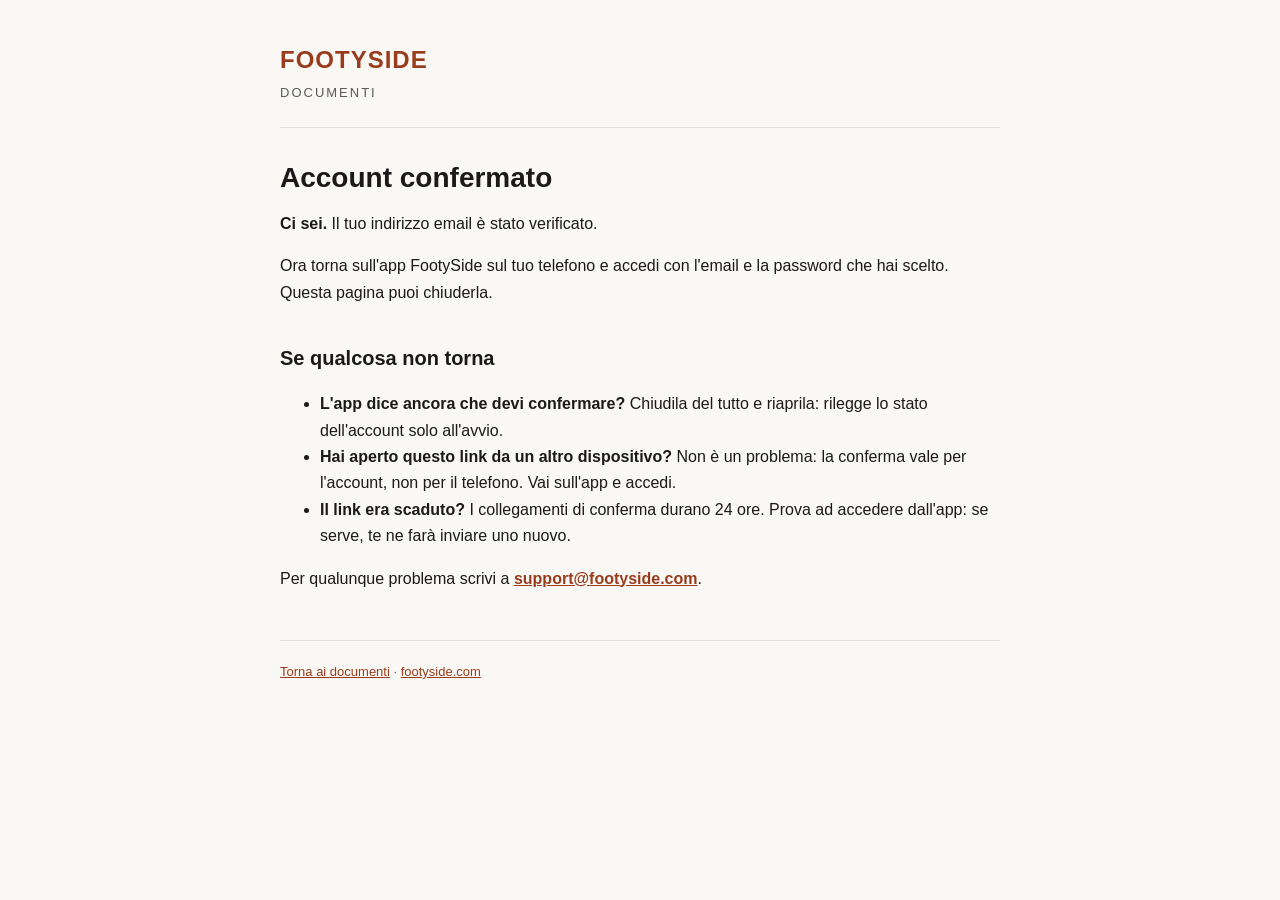
<file: conferma.html>
<!DOCTYPE html>
<html lang="it">
<head>
<meta charset="utf-8">
<meta name="viewport" content="width=device-width, initial-scale=1">
<title>Account confermato — FootySide</title>
<link rel="stylesheet" href="stile.css">
</head>
<body>
<div class="contenitore">
<header>
  <a class="marchio" href="index.html">FOOTYSIDE</a>
  <div class="sottotitolo">Documenti</div>
</header>

<h1>Account confermato</h1>

<p><strong>Ci sei.</strong> Il tuo indirizzo email è stato verificato.</p>

<p>Ora torna sull'app FootySide sul tuo telefono e accedi con l'email e la
password che hai scelto. Questa pagina puoi chiuderla.</p>

<h2>Se qualcosa non torna</h2>

<ul>
<li><strong>L'app dice ancora che devi confermare?</strong> Chiudila del
tutto e riaprila: rilegge lo stato dell'account solo all'avvio.</li>
<li><strong>Hai aperto questo link da un altro dispositivo?</strong> Non
è un problema: la conferma vale per l'account, non per il telefono. Vai
sull'app e accedi.</li>
<li><strong>Il link era scaduto?</strong> I collegamenti di conferma
durano 24 ore. Prova ad accedere dall'app: se serve, te ne farà
inviare uno nuovo.</li>
</ul>

<p>Per qualunque problema scrivi a <a href="mailto:support@footyside.com"><strong>support@footyside.com</strong></a>.</p>

<footer><a href="documenti.html">Torna ai documenti</a> · <a href="index.html">footyside.com</a></footer>
</div>
</body>
</html>
</file>
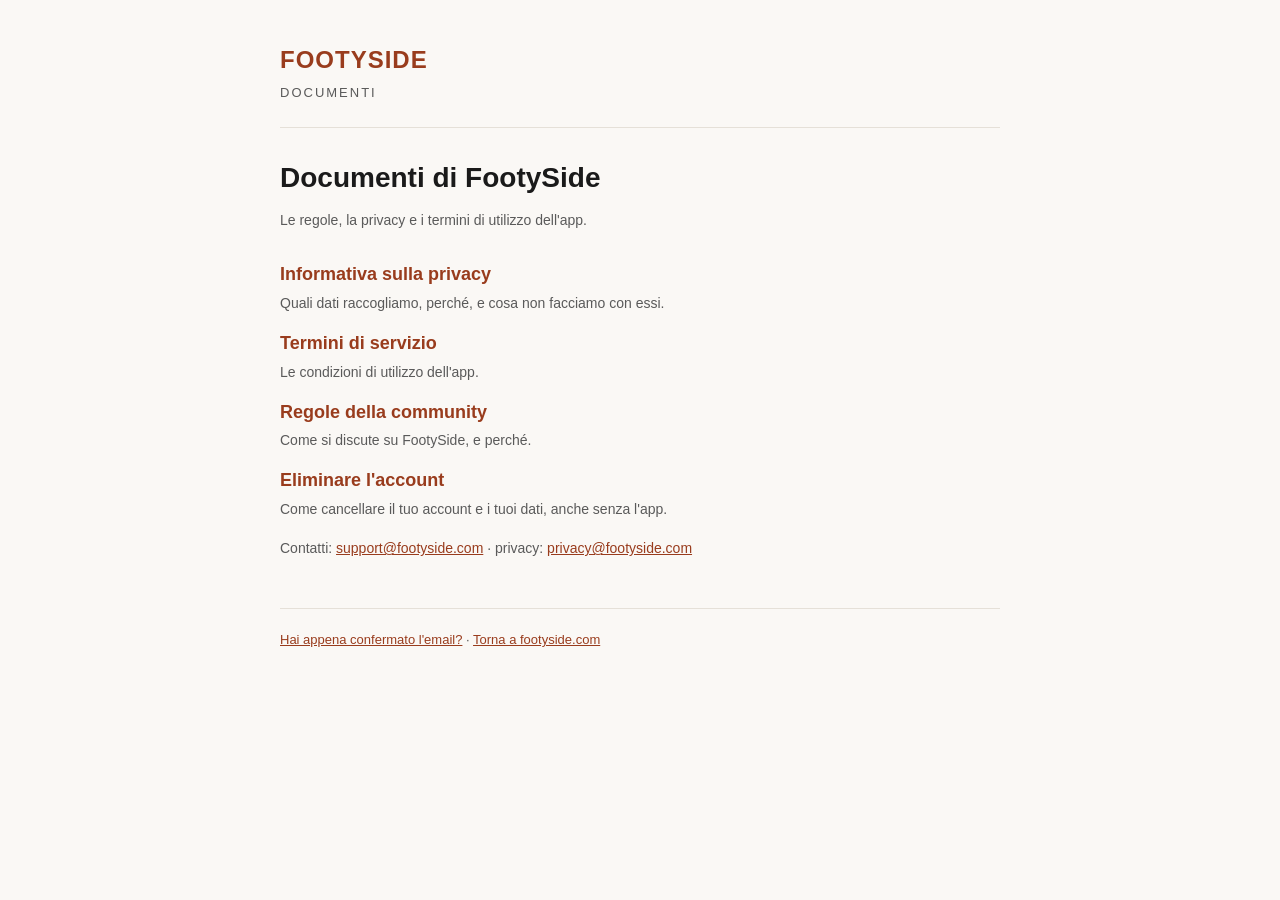
<file: documenti.html>
<!DOCTYPE html>
<html lang="it">
<head>
<meta charset="utf-8">
<meta name="viewport" content="width=device-width, initial-scale=1">
<title>Documenti — FootySide</title>
<link rel="stylesheet" href="stile.css">
</head>
<body>
<div class="contenitore">
<header>
  <a class="marchio" href="index.html">FOOTYSIDE</a>
  <div class="sottotitolo">Documenti</div>
</header>
<h1>Documenti di FootySide</h1>
<p class="aggiornato">Le regole, la privacy e i termini di utilizzo dell&#x27;app.</p>
<ul class="indice">
  <li><a href="privacy.html">Informativa sulla privacy</a>
    <p>Quali dati raccogliamo, perch&eacute;, e cosa non facciamo con essi.</p></li>
  <li><a href="termini.html">Termini di servizio</a>
    <p>Le condizioni di utilizzo dell&#x27;app.</p></li>
  <li><a href="regole.html">Regole della community</a>
    <p>Come si discute su FootySide, e perch&eacute;.</p></li>
  <li><a href="elimina-account.html">Eliminare l&#x27;account</a>
    <p>Come cancellare il tuo account e i tuoi dati, anche senza l&#x27;app.</p></li>
</ul>
<p class="aggiornato">Contatti: <a href="mailto:support@footyside.com">support@footyside.com</a> &middot; privacy: <a href="mailto:privacy@footyside.com">privacy@footyside.com</a></p>
<footer><a href="conferma.html">Hai appena confermato l&#x27;email?</a> · <a href="index.html">Torna a footyside.com</a></footer>
</div>
</body>
</html>
</file>
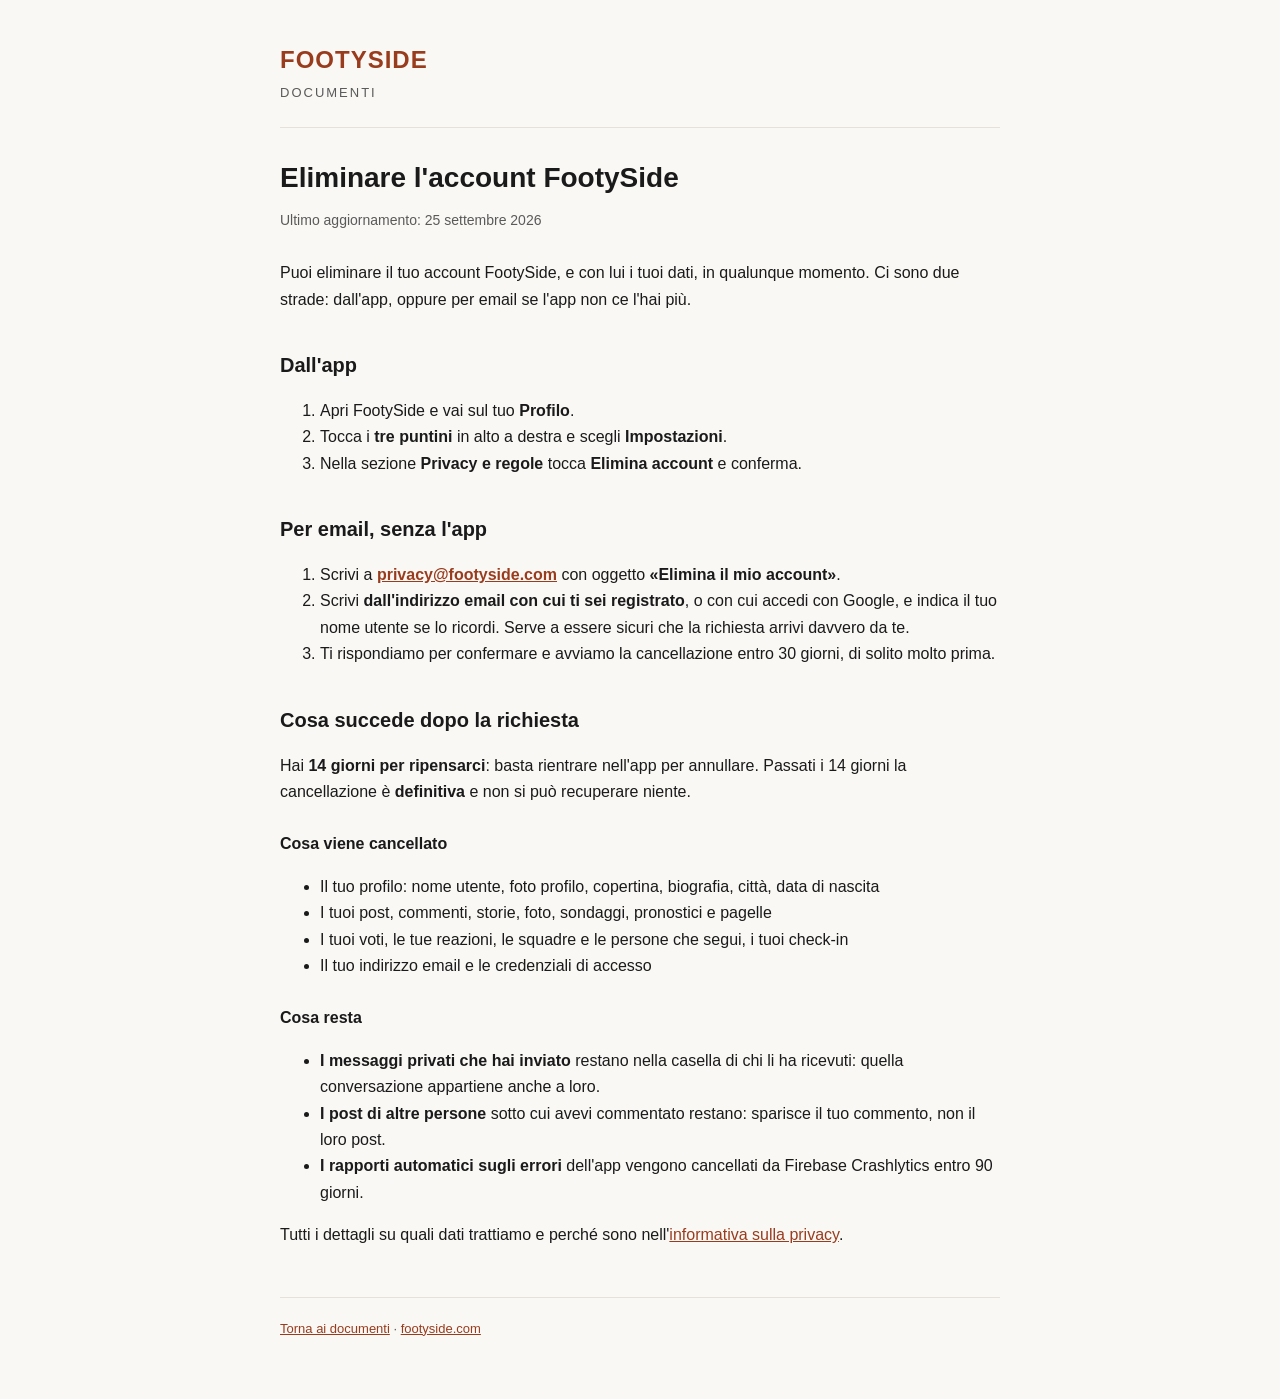
<file: elimina-account.html>
<!DOCTYPE html>
<html lang="it">
<head>
<meta charset="utf-8">
<meta name="viewport" content="width=device-width, initial-scale=1">
<title>Eliminare l'account — FootySide</title>
<link rel="stylesheet" href="stile.css">
</head>
<body>
<div class="contenitore">
<header>
  <a class="marchio" href="index.html">FOOTYSIDE</a>
  <div class="sottotitolo">Documenti</div>
</header>

<h1>Eliminare l&#x27;account FootySide</h1>
<p class="aggiornato">Ultimo aggiornamento: 25 settembre 2026</p>

<p>Puoi eliminare il tuo account FootySide, e con lui i tuoi dati, in qualunque momento. Ci sono due strade: dall&#x27;app, oppure per email se l&#x27;app non ce l&#x27;hai più.</p>

<h2>Dall&#x27;app</h2>
<ol>
<li>Apri FootySide e vai sul tuo <strong>Profilo</strong>.</li>
<li>Tocca i <strong>tre puntini</strong> in alto a destra e scegli <strong>Impostazioni</strong>.</li>
<li>Nella sezione <strong>Privacy e regole</strong> tocca <strong>Elimina account</strong> e conferma.</li>
</ol>

<h2>Per email, senza l&#x27;app</h2>
<ol>
<li>Scrivi a <a href="mailto:privacy@footyside.com?subject=Elimina%20il%20mio%20account"><strong>privacy@footyside.com</strong></a> con oggetto <strong>&laquo;Elimina il mio account&raquo;</strong>.</li>
<li>Scrivi <strong>dall&#x27;indirizzo email con cui ti sei registrato</strong>, o con cui accedi con Google, e indica il tuo nome utente se lo ricordi. Serve a essere sicuri che la richiesta arrivi davvero da te.</li>
<li>Ti rispondiamo per confermare e avviamo la cancellazione entro 30 giorni, di solito molto prima.</li>
</ol>

<h2>Cosa succede dopo la richiesta</h2>
<p>Hai <strong>14 giorni per ripensarci</strong>: basta rientrare nell&#x27;app per annullare. Passati i 14 giorni la cancellazione è <strong>definitiva</strong> e non si può recuperare niente.</p>

<h3>Cosa viene cancellato</h3>
<ul>
<li>Il tuo profilo: nome utente, foto profilo, copertina, biografia, città, data di nascita</li>
<li>I tuoi post, commenti, storie, foto, sondaggi, pronostici e pagelle</li>
<li>I tuoi voti, le tue reazioni, le squadre e le persone che segui, i tuoi check-in</li>
<li>Il tuo indirizzo email e le credenziali di accesso</li>
</ul>

<h3>Cosa resta</h3>
<ul>
<li><strong>I messaggi privati che hai inviato</strong> restano nella casella di chi li ha ricevuti: quella conversazione appartiene anche a loro.</li>
<li><strong>I post di altre persone</strong> sotto cui avevi commentato restano: sparisce il tuo commento, non il loro post.</li>
<li><strong>I rapporti automatici sugli errori</strong> dell&#x27;app vengono cancellati da Firebase Crashlytics entro 90 giorni.</li>
</ul>

<p>Tutti i dettagli su quali dati trattiamo e perché sono nell&#x27;<a href="privacy.html">informativa sulla privacy</a>.</p>

<footer><a href="documenti.html">Torna ai documenti</a> · <a href="index.html">footyside.com</a></footer>
</div>
</body>
</html>
</file>
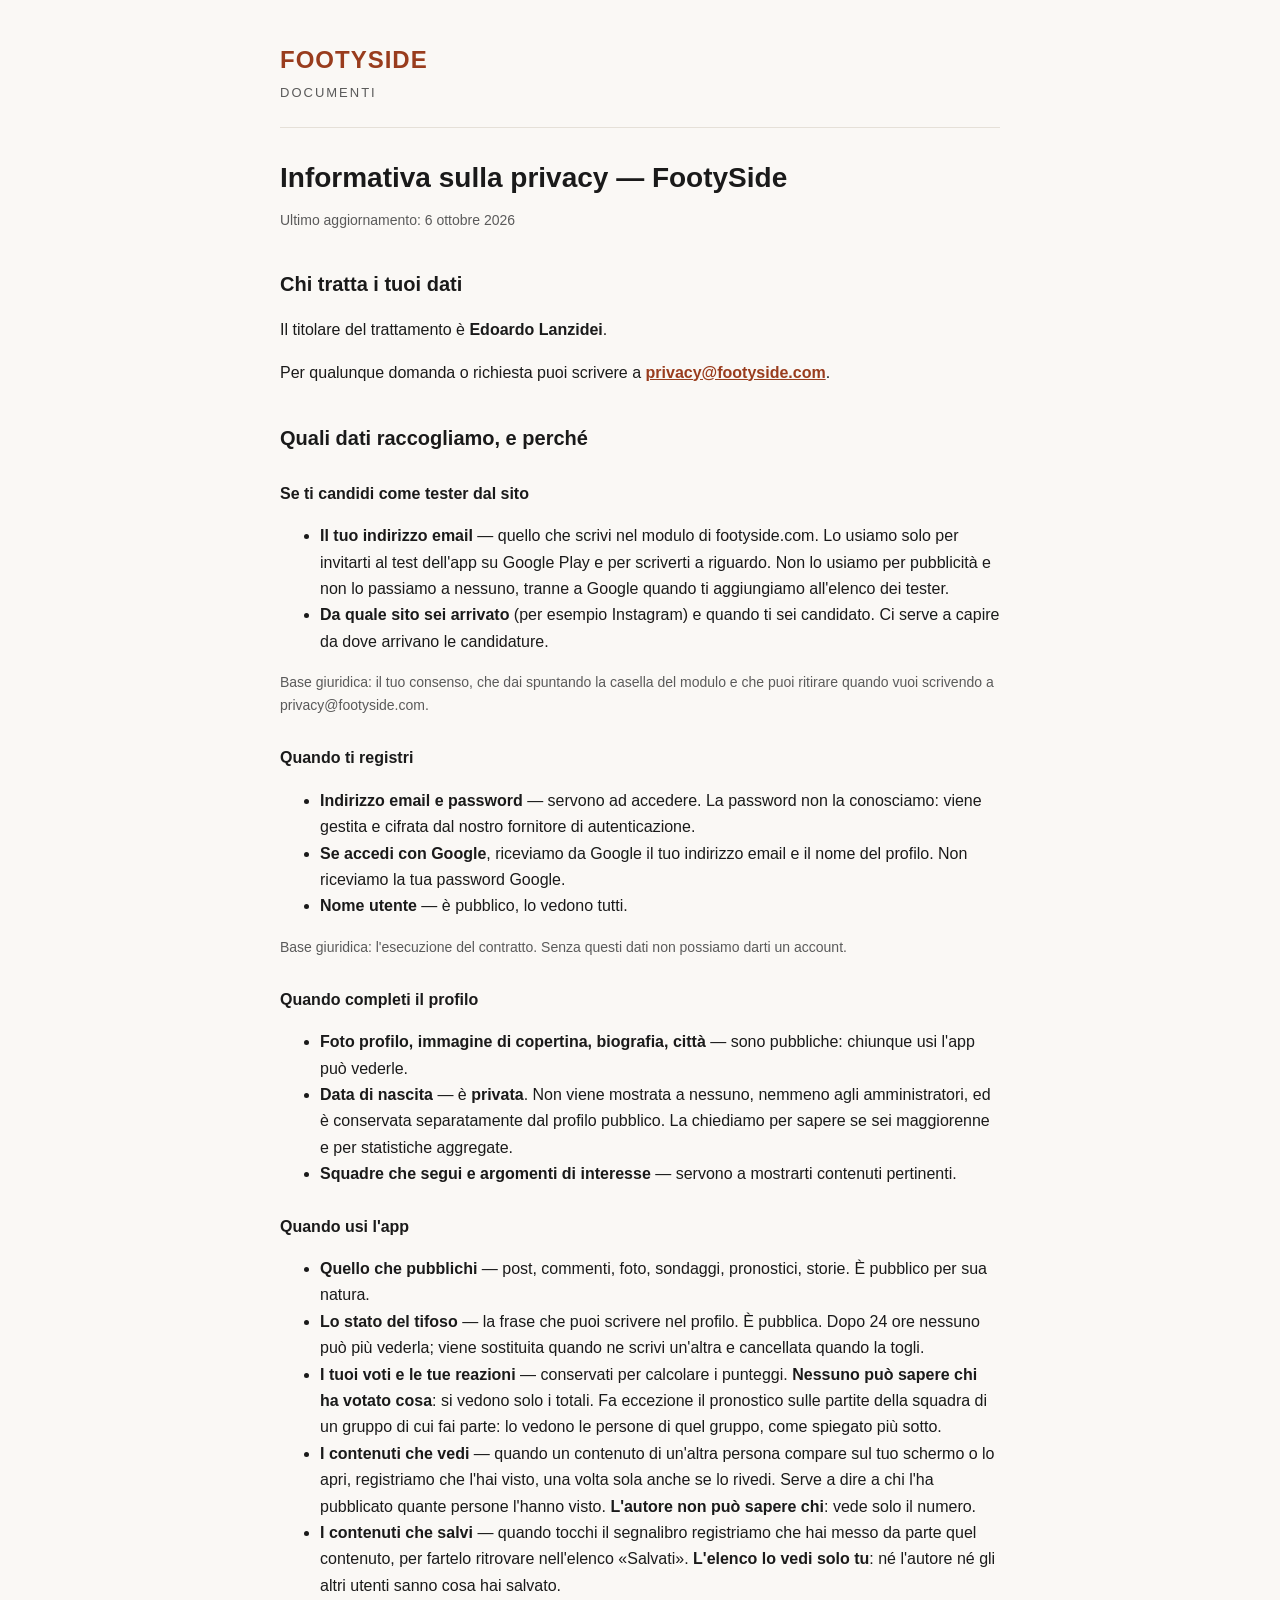
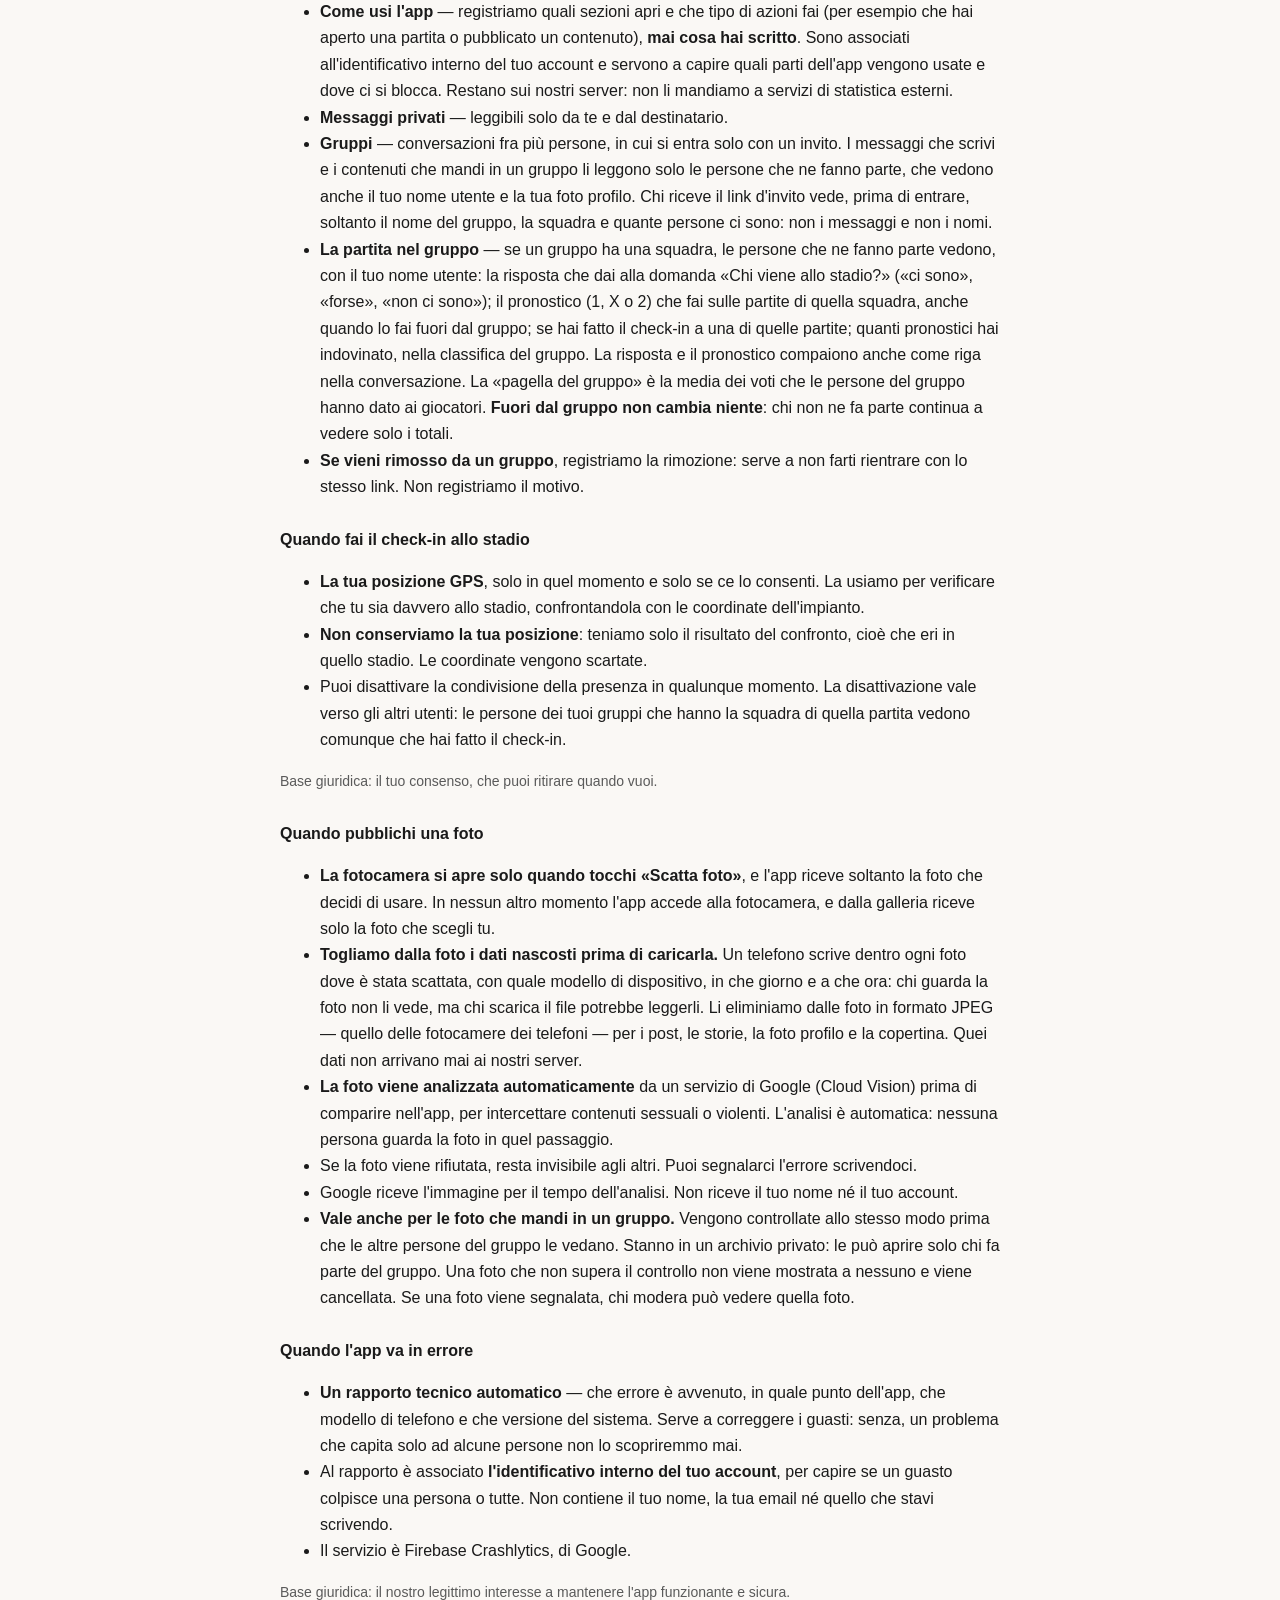
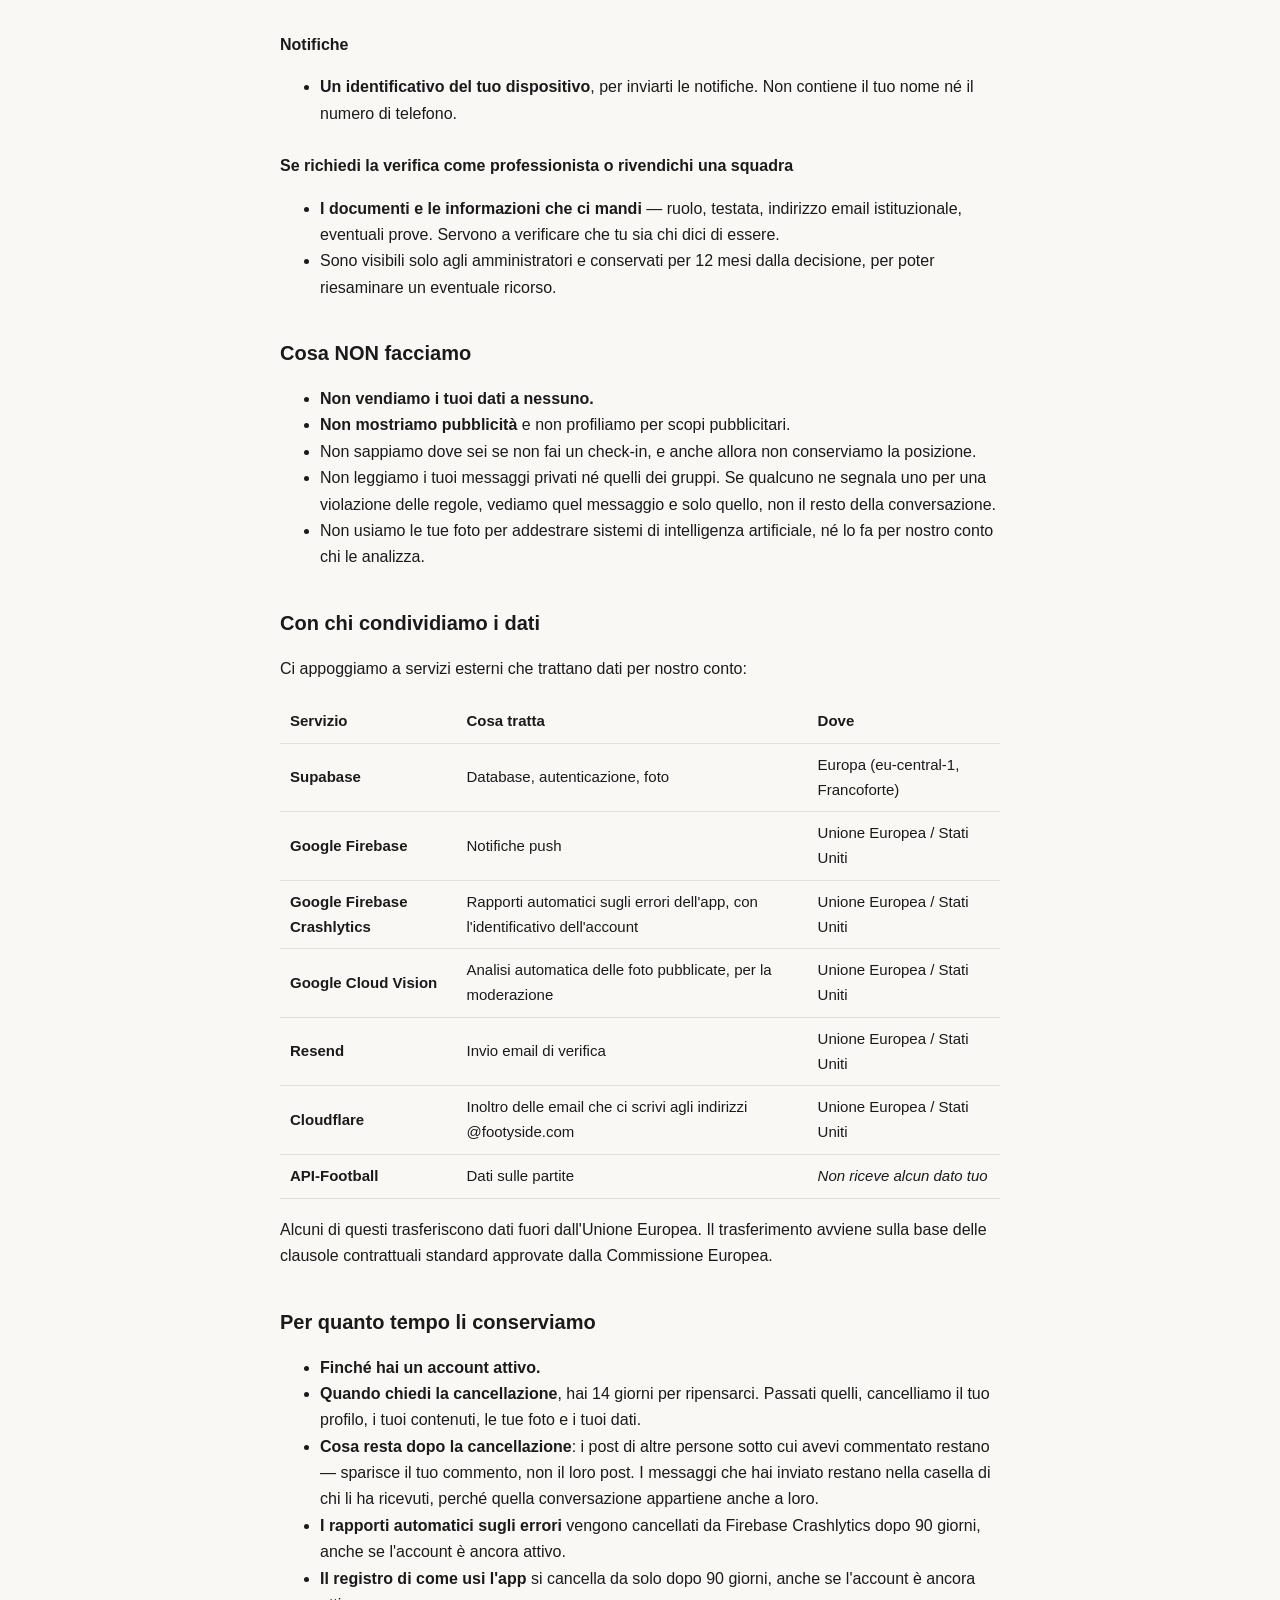
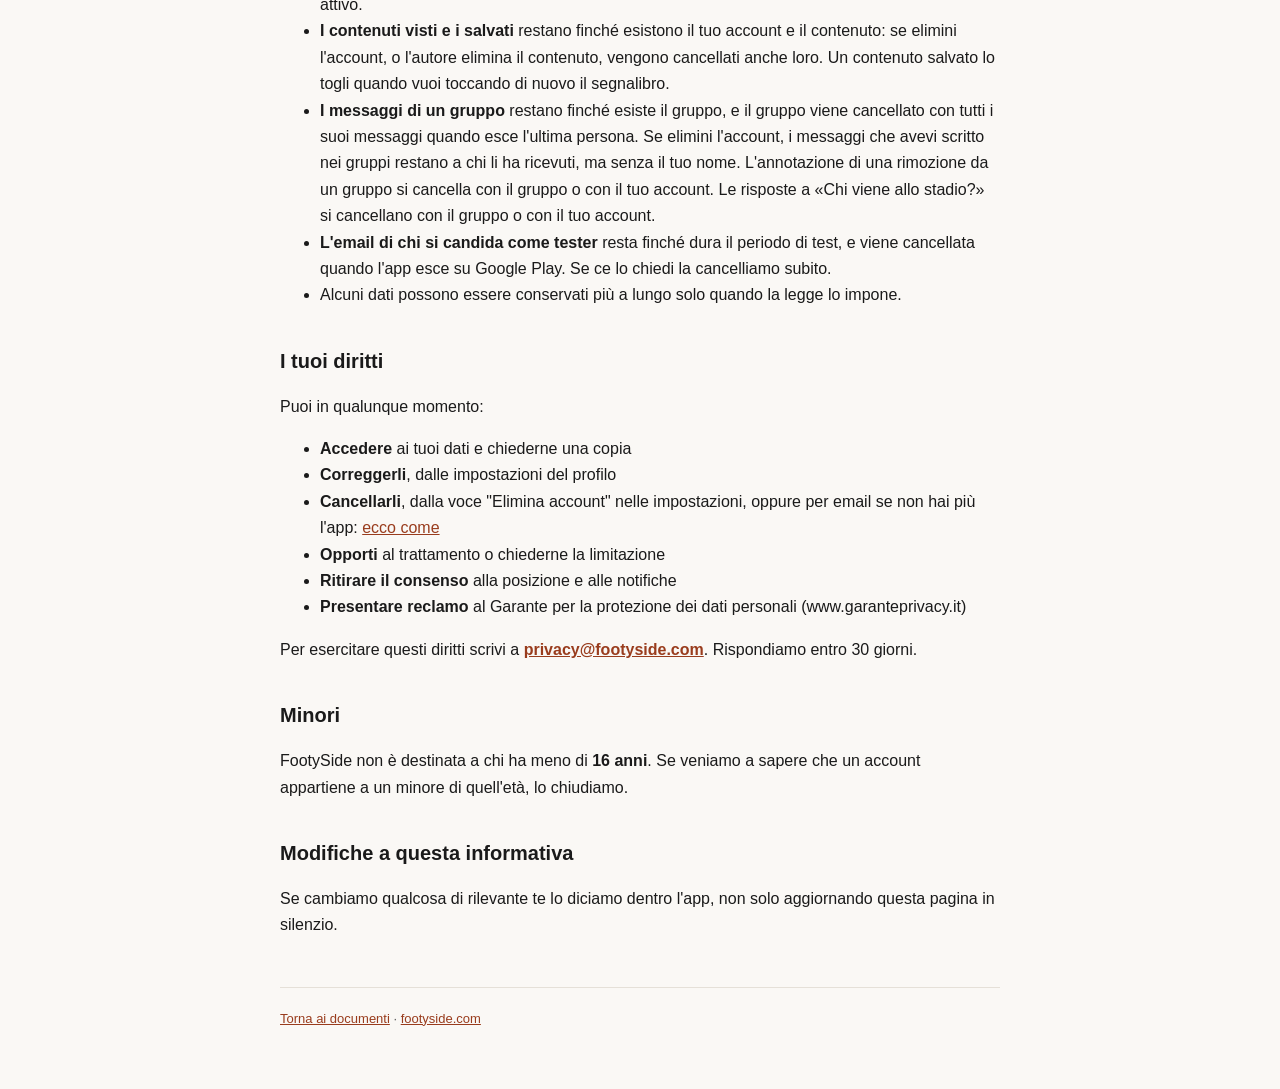
<file: privacy.html>
<!DOCTYPE html>
<html lang="it">
<head>
<meta charset="utf-8">
<meta name="viewport" content="width=device-width, initial-scale=1">
<title>Privacy — FootySide</title>
<link rel="stylesheet" href="stile.css">
</head>
<body>
<div class="contenitore">
<header>
  <a class="marchio" href="index.html">FOOTYSIDE</a>
  <div class="sottotitolo">Documenti</div>
</header>
<h1>Informativa sulla privacy — FootySide</h1>
<p class="aggiornato">Ultimo aggiornamento: 6 ottobre 2026</p>
<h2>Chi tratta i tuoi dati</h2>
<p>Il titolare del trattamento è <strong>Edoardo Lanzidei</strong>.</p>
<p>Per qualunque domanda o richiesta puoi scrivere a <a href="mailto:privacy@footyside.com"><strong>privacy@footyside.com</strong></a>.</p>
<h2>Quali dati raccogliamo, e perché</h2>
<h3>Se ti candidi come tester dal sito</h3>
<ul>
<li><strong>Il tuo indirizzo email</strong> — quello che scrivi nel modulo di footyside.com. Lo usiamo solo per invitarti al test dell&#x27;app su Google Play e per scriverti a riguardo. Non lo usiamo per pubblicità e non lo passiamo a nessuno, tranne a Google quando ti aggiungiamo all&#x27;elenco dei tester.</li>
<li><strong>Da quale sito sei arrivato</strong> (per esempio Instagram) e quando ti sei candidato. Ci serve a capire da dove arrivano le candidature.</li>
</ul>
<p class="aggiornato">Base giuridica: il tuo consenso, che dai spuntando la casella del modulo e che puoi ritirare quando vuoi scrivendo a privacy@footyside.com.</p>
<h3>Quando ti registri</h3>
<ul>
<li><strong>Indirizzo email e password</strong> — servono ad accedere. La password non la conosciamo: viene gestita e cifrata dal nostro fornitore di autenticazione.</li>
<li><strong>Se accedi con Google</strong>, riceviamo da Google il tuo indirizzo email e il nome del profilo. Non riceviamo la tua password Google.</li>
<li><strong>Nome utente</strong> — è pubblico, lo vedono tutti.</li>
</ul>
<p class="aggiornato">Base giuridica: l&#x27;esecuzione del contratto. Senza questi dati non possiamo darti un account.</p>
<h3>Quando completi il profilo</h3>
<ul>
<li><strong>Foto profilo, immagine di copertina, biografia, città</strong> — sono pubbliche: chiunque usi l&#x27;app può vederle.</li>
<li><strong>Data di nascita</strong> — è <strong>privata</strong>. Non viene mostrata a nessuno, nemmeno agli amministratori, ed è conservata separatamente dal profilo pubblico. La chiediamo per sapere se sei maggiorenne e per statistiche aggregate.</li>
<li><strong>Squadre che segui e argomenti di interesse</strong> — servono a mostrarti contenuti pertinenti.</li>
</ul>
<h3>Quando usi l&#x27;app</h3>
<ul>
<li><strong>Quello che pubblichi</strong> — post, commenti, foto, sondaggi, pronostici, storie. È pubblico per sua natura.</li>
<li><strong>Lo stato del tifoso</strong> — la frase che puoi scrivere nel profilo. È pubblica. Dopo 24 ore nessuno può più vederla; viene sostituita quando ne scrivi un&#x27;altra e cancellata quando la togli.</li>
<li><strong>I tuoi voti e le tue reazioni</strong> — conservati per calcolare i punteggi. <strong>Nessuno può sapere chi ha votato cosa</strong>: si vedono solo i totali. Fa eccezione il pronostico sulle partite della squadra di un gruppo di cui fai parte: lo vedono le persone di quel gruppo, come spiegato più sotto.</li>
<li><strong>I contenuti che vedi</strong> — quando un contenuto di un&#x27;altra persona compare sul tuo schermo o lo apri, registriamo che l&#x27;hai visto, una volta sola anche se lo rivedi. Serve a dire a chi l&#x27;ha pubblicato quante persone l&#x27;hanno visto. <strong>L&#x27;autore non può sapere chi</strong>: vede solo il numero.</li>
<li><strong>I contenuti che salvi</strong> — quando tocchi il segnalibro registriamo che hai messo da parte quel contenuto, per fartelo ritrovare nell&#x27;elenco «Salvati». <strong>L&#x27;elenco lo vedi solo tu</strong>: né l&#x27;autore né gli altri utenti sanno cosa hai salvato.</li>
<li><strong>Come usi l&#x27;app</strong> — registriamo quali sezioni apri e che tipo di azioni fai (per esempio che hai aperto una partita o pubblicato un contenuto), <strong>mai cosa hai scritto</strong>. Sono associati all&#x27;identificativo interno del tuo account e servono a capire quali parti dell&#x27;app vengono usate e dove ci si blocca. Restano sui nostri server: non li mandiamo a servizi di statistica esterni.</li>
<li><strong>Messaggi privati</strong> — leggibili solo da te e dal destinatario.</li>
<li><strong>Gruppi</strong> — conversazioni fra più persone, in cui si entra solo con un invito. I messaggi che scrivi e i contenuti che mandi in un gruppo li leggono solo le persone che ne fanno parte, che vedono anche il tuo nome utente e la tua foto profilo. Chi riceve il link d&#x27;invito vede, prima di entrare, soltanto il nome del gruppo, la squadra e quante persone ci sono: non i messaggi e non i nomi.</li>
<li><strong>La partita nel gruppo</strong> — se un gruppo ha una squadra, le persone che ne fanno parte vedono, con il tuo nome utente: la risposta che dai alla domanda «Chi viene allo stadio?» («ci sono», «forse», «non ci sono»); il pronostico (1, X o 2) che fai sulle partite di quella squadra, anche quando lo fai fuori dal gruppo; se hai fatto il check-in a una di quelle partite; quanti pronostici hai indovinato, nella classifica del gruppo. La risposta e il pronostico compaiono anche come riga nella conversazione. La «pagella del gruppo» è la media dei voti che le persone del gruppo hanno dato ai giocatori. <strong>Fuori dal gruppo non cambia niente</strong>: chi non ne fa parte continua a vedere solo i totali.</li>
<li><strong>Se vieni rimosso da un gruppo</strong>, registriamo la rimozione: serve a non farti rientrare con lo stesso link. Non registriamo il motivo.</li>
</ul>
<h3>Quando fai il check-in allo stadio</h3>
<ul>
<li><strong>La tua posizione GPS</strong>, solo in quel momento e solo se ce lo consenti. La usiamo per verificare che tu sia davvero allo stadio, confrontandola con le coordinate dell&#x27;impianto.</li>
<li><strong>Non conserviamo la tua posizione</strong>: teniamo solo il risultato del confronto, cioè che eri in quello stadio. Le coordinate vengono scartate.</li>
<li>Puoi disattivare la condivisione della presenza in qualunque momento. La disattivazione vale verso gli altri utenti: le persone dei tuoi gruppi che hanno la squadra di quella partita vedono comunque che hai fatto il check-in.</li>
</ul>
<p class="aggiornato">Base giuridica: il tuo consenso, che puoi ritirare quando vuoi.</p>
<h3>Quando pubblichi una foto</h3>
<ul>
<li><strong>La fotocamera si apre solo quando tocchi «Scatta foto»</strong>, e l&#x27;app riceve soltanto la foto che decidi di usare. In nessun altro momento l&#x27;app accede alla fotocamera, e dalla galleria riceve solo la foto che scegli tu.</li>
<li><strong>Togliamo dalla foto i dati nascosti prima di caricarla.</strong> Un telefono scrive dentro ogni foto dove è stata scattata, con quale modello di dispositivo, in che giorno e a che ora: chi guarda la foto non li vede, ma chi scarica il file potrebbe leggerli. Li eliminiamo dalle foto in formato JPEG — quello delle fotocamere dei telefoni — per i post, le storie, la foto profilo e la copertina. Quei dati non arrivano mai ai nostri server.</li>
<li><strong>La foto viene analizzata automaticamente</strong> da un servizio di Google (Cloud Vision) prima di comparire nell&#x27;app, per intercettare contenuti sessuali o violenti. L&#x27;analisi è automatica: nessuna persona guarda la foto in quel passaggio.</li>
<li>Se la foto viene rifiutata, resta invisibile agli altri. Puoi segnalarci l&#x27;errore scrivendoci.</li>
<li>Google riceve l&#x27;immagine per il tempo dell&#x27;analisi. Non riceve il tuo nome né il tuo account.</li>
<li><strong>Vale anche per le foto che mandi in un gruppo.</strong> Vengono controllate allo stesso modo prima che le altre persone del gruppo le vedano. Stanno in un archivio privato: le può aprire solo chi fa parte del gruppo. Una foto che non supera il controllo non viene mostrata a nessuno e viene cancellata. Se una foto viene segnalata, chi modera può vedere quella foto.</li>
</ul>
<h3>Quando l&#x27;app va in errore</h3>
<ul>
<li><strong>Un rapporto tecnico automatico</strong> — che errore è avvenuto, in quale punto dell&#x27;app, che modello di telefono e che versione del sistema. Serve a correggere i guasti: senza, un problema che capita solo ad alcune persone non lo scopriremmo mai.</li>
<li>Al rapporto è associato <strong>l&#x27;identificativo interno del tuo account</strong>, per capire se un guasto colpisce una persona o tutte. Non contiene il tuo nome, la tua email né quello che stavi scrivendo.</li>
<li>Il servizio è Firebase Crashlytics, di Google.</li>
</ul>
<p class="aggiornato">Base giuridica: il nostro legittimo interesse a mantenere l&#x27;app funzionante e sicura.</p>
<h3>Notifiche</h3>
<ul>
<li><strong>Un identificativo del tuo dispositivo</strong>, per inviarti le notifiche. Non contiene il tuo nome né il numero di telefono.</li>
</ul>
<h3>Se richiedi la verifica come professionista o rivendichi una squadra</h3>
<ul>
<li><strong>I documenti e le informazioni che ci mandi</strong> — ruolo, testata, indirizzo email istituzionale, eventuali prove. Servono a verificare che tu sia chi dici di essere.</li>
<li>Sono visibili solo agli amministratori e conservati per 12 mesi dalla decisione, per poter riesaminare un eventuale ricorso.</li>
</ul>
<h2>Cosa NON facciamo</h2>
<ul>
<li><strong>Non vendiamo i tuoi dati a nessuno.</strong></li>
<li><strong>Non mostriamo pubblicità</strong> e non profiliamo per scopi pubblicitari.</li>
<li>Non sappiamo dove sei se non fai un check-in, e anche allora non conserviamo la posizione.</li>
<li>Non leggiamo i tuoi messaggi privati né quelli dei gruppi. Se qualcuno ne segnala uno per una violazione delle regole, vediamo quel messaggio e solo quello, non il resto della conversazione.</li>
<li>Non usiamo le tue foto per addestrare sistemi di intelligenza artificiale, né lo fa per nostro conto chi le analizza.</li>
</ul>
<h2>Con chi condividiamo i dati</h2>
<p>Ci appoggiamo a servizi esterni che trattano dati per nostro conto:</p>
<table>
<tr><th>Servizio</th><th>Cosa tratta</th><th>Dove</th></tr>
<tr><td><strong>Supabase</strong></td><td>Database, autenticazione, foto</td><td>Europa (eu-central-1, Francoforte)</td></tr>
<tr><td><strong>Google Firebase</strong></td><td>Notifiche push</td><td>Unione Europea / Stati Uniti</td></tr>
<tr><td><strong>Google Firebase Crashlytics</strong></td><td>Rapporti automatici sugli errori dell&#x27;app, con l&#x27;identificativo dell&#x27;account</td><td>Unione Europea / Stati Uniti</td></tr>
<tr><td><strong>Google Cloud Vision</strong></td><td>Analisi automatica delle foto pubblicate, per la moderazione</td><td>Unione Europea / Stati Uniti</td></tr>
<tr><td><strong>Resend</strong></td><td>Invio email di verifica</td><td>Unione Europea / Stati Uniti</td></tr>
<tr><td><strong>Cloudflare</strong></td><td>Inoltro delle email che ci scrivi agli indirizzi @footyside.com</td><td>Unione Europea / Stati Uniti</td></tr>
<tr><td><strong>API-Football</strong></td><td>Dati sulle partite</td><td><em>Non riceve alcun dato tuo</em></td></tr>
</table>
<p>Alcuni di questi trasferiscono dati fuori dall&#x27;Unione Europea. Il trasferimento avviene sulla base delle clausole contrattuali standard approvate dalla Commissione Europea.</p>
<h2>Per quanto tempo li conserviamo</h2>
<ul>
<li><strong>Finché hai un account attivo.</strong></li>
<li><strong>Quando chiedi la cancellazione</strong>, hai 14 giorni per ripensarci. Passati quelli, cancelliamo il tuo profilo, i tuoi contenuti, le tue foto e i tuoi dati.</li>
<li><strong>Cosa resta dopo la cancellazione</strong>: i post di altre persone sotto cui avevi commentato restano — sparisce il tuo commento, non il loro post. I messaggi che hai inviato restano nella casella di chi li ha ricevuti, perché quella conversazione appartiene anche a loro.</li>
<li><strong>I rapporti automatici sugli errori</strong> vengono cancellati da Firebase Crashlytics dopo 90 giorni, anche se l&#x27;account è ancora attivo.</li>
<li><strong>Il registro di come usi l&#x27;app</strong> si cancella da solo dopo 90 giorni, anche se l&#x27;account è ancora attivo.</li>
<li><strong>I contenuti visti e i salvati</strong> restano finché esistono il tuo account e il contenuto: se elimini l&#x27;account, o l&#x27;autore elimina il contenuto, vengono cancellati anche loro. Un contenuto salvato lo togli quando vuoi toccando di nuovo il segnalibro.</li>
<li><strong>I messaggi di un gruppo</strong> restano finché esiste il gruppo, e il gruppo viene cancellato con tutti i suoi messaggi quando esce l&#x27;ultima persona. Se elimini l&#x27;account, i messaggi che avevi scritto nei gruppi restano a chi li ha ricevuti, ma senza il tuo nome. L&#x27;annotazione di una rimozione da un gruppo si cancella con il gruppo o con il tuo account. Le risposte a «Chi viene allo stadio?» si cancellano con il gruppo o con il tuo account.</li>
<li><strong>L&#x27;email di chi si candida come tester</strong> resta finché dura il periodo di test, e viene cancellata quando l&#x27;app esce su Google Play. Se ce lo chiedi la cancelliamo subito.</li>
<li>Alcuni dati possono essere conservati più a lungo solo quando la legge lo impone.</li>
</ul>
<h2>I tuoi diritti</h2>
<p>Puoi in qualunque momento:</p>
<ul>
<li><strong>Accedere</strong> ai tuoi dati e chiederne una copia</li>
<li><strong>Correggerli</strong>, dalle impostazioni del profilo</li>
<li><strong>Cancellarli</strong>, dalla voce &quot;Elimina account&quot; nelle impostazioni, oppure per email se non hai più l&#x27;app: <a href="elimina-account.html">ecco come</a></li>
<li><strong>Opporti</strong> al trattamento o chiederne la limitazione</li>
<li><strong>Ritirare il consenso</strong> alla posizione e alle notifiche</li>
<li><strong>Presentare reclamo</strong> al Garante per la protezione dei dati personali (www.garanteprivacy.it)</li>
</ul>
<p>Per esercitare questi diritti scrivi a <a href="mailto:privacy@footyside.com"><strong>privacy@footyside.com</strong></a>. Rispondiamo entro 30 giorni.</p>
<h2>Minori</h2>
<p>FootySide non è destinata a chi ha meno di <strong>16 anni</strong>. Se veniamo a sapere che un account appartiene a un minore di quell&#x27;età, lo chiudiamo.</p>
<h2>Modifiche a questa informativa</h2>
<p>Se cambiamo qualcosa di rilevante te lo diciamo dentro l&#x27;app, non solo aggiornando questa pagina in silenzio.</p>
<footer><a href="documenti.html">Torna ai documenti</a> · <a href="index.html">footyside.com</a></footer>
</div>
</body>
</html>
</file>
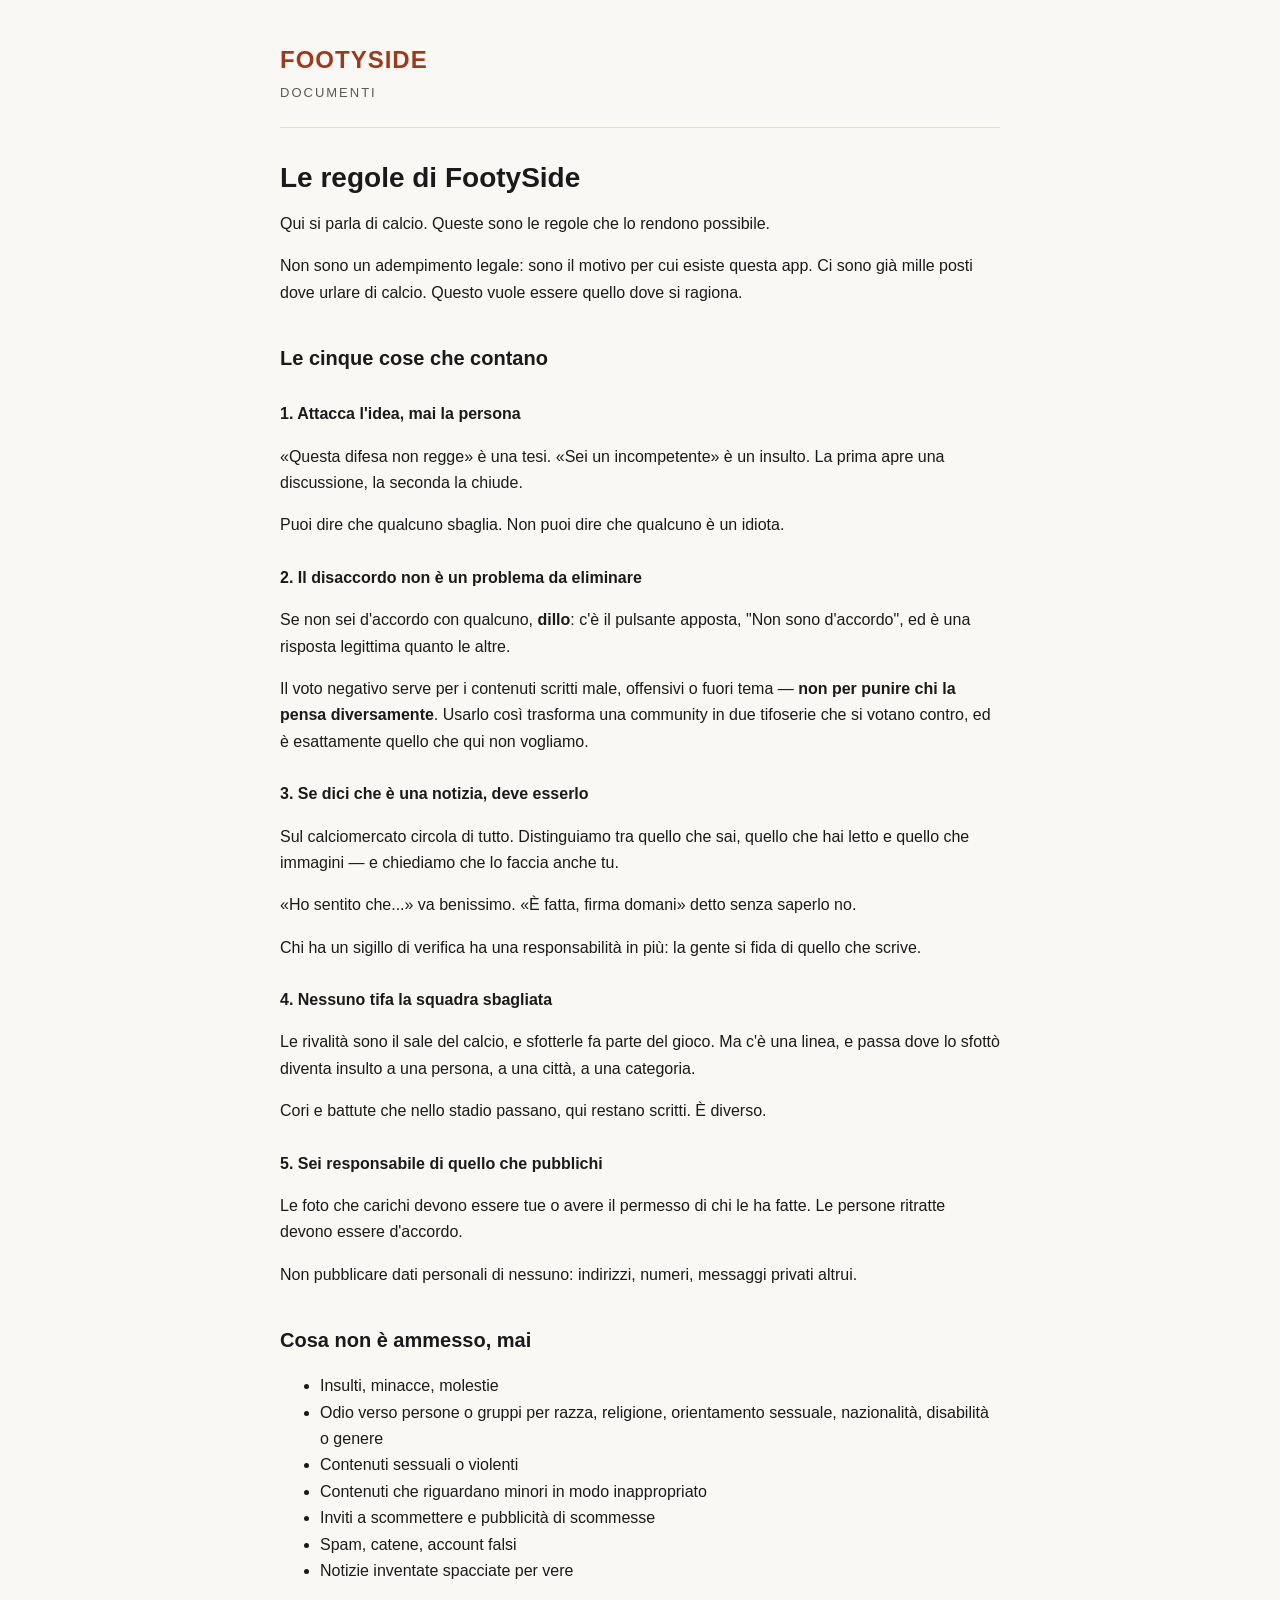
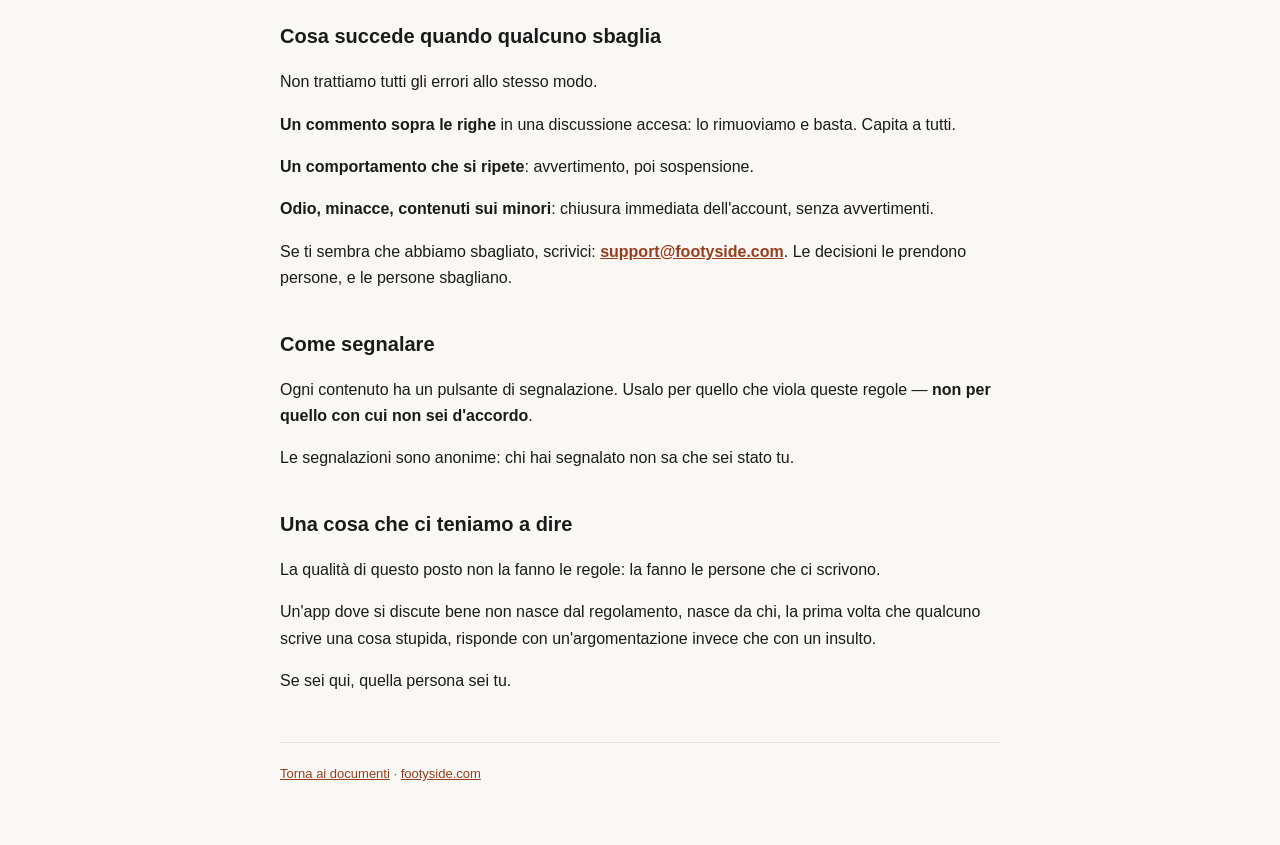
<file: regole.html>
<!DOCTYPE html>
<html lang="it">
<head>
<meta charset="utf-8">
<meta name="viewport" content="width=device-width, initial-scale=1">
<title>Regole della community — FootySide</title>
<link rel="stylesheet" href="stile.css">
</head>
<body>
<div class="contenitore">
<header>
  <a class="marchio" href="index.html">FOOTYSIDE</a>
  <div class="sottotitolo">Documenti</div>
</header>
<h1>Le regole di FootySide</h1>
<p>Qui si parla di calcio. Queste sono le regole che lo rendono possibile.</p>
<p>Non sono un adempimento legale: sono il motivo per cui esiste questa app. Ci sono gi&agrave; mille posti dove urlare di calcio. Questo vuole essere quello dove si ragiona.</p>
<h2>Le cinque cose che contano</h2>
<h3>1. Attacca l&#x27;idea, mai la persona</h3>
<p>&laquo;Questa difesa non regge&raquo; &egrave; una tesi. &laquo;Sei un incompetente&raquo; &egrave; un insulto. La prima apre una discussione, la seconda la chiude.</p>
<p>Puoi dire che qualcuno sbaglia. Non puoi dire che qualcuno &egrave; un idiota.</p>
<h3>2. Il disaccordo non &egrave; un problema da eliminare</h3>
<p>Se non sei d&#x27;accordo con qualcuno, <strong>dillo</strong>: c&#x27;&egrave; il pulsante apposta, &quot;Non sono d&#x27;accordo&quot;, ed &egrave; una risposta legittima quanto le altre.</p>
<p>Il voto negativo serve per i contenuti scritti male, offensivi o fuori tema &mdash; <strong>non per punire chi la pensa diversamente</strong>. Usarlo cos&igrave; trasforma una community in due tifoserie che si votano contro, ed &egrave; esattamente quello che qui non vogliamo.</p>
<h3>3. Se dici che &egrave; una notizia, deve esserlo</h3>
<p>Sul calciomercato circola di tutto. Distinguiamo tra quello che sai, quello che hai letto e quello che immagini &mdash; e chiediamo che lo faccia anche tu.</p>
<p>&laquo;Ho sentito che...&raquo; va benissimo. &laquo;&Egrave; fatta, firma domani&raquo; detto senza saperlo no.</p>
<p>Chi ha un sigillo di verifica ha una responsabilit&agrave; in pi&ugrave;: la gente si fida di quello che scrive.</p>
<h3>4. Nessuno tifa la squadra sbagliata</h3>
<p>Le rivalit&agrave; sono il sale del calcio, e sfotterle fa parte del gioco. Ma c&#x27;&egrave; una linea, e passa dove lo sfott&ograve; diventa insulto a una persona, a una citt&agrave;, a una categoria.</p>
<p>Cori e battute che nello stadio passano, qui restano scritti. &Egrave; diverso.</p>
<h3>5. Sei responsabile di quello che pubblichi</h3>
<p>Le foto che carichi devono essere tue o avere il permesso di chi le ha fatte. Le persone ritratte devono essere d&#x27;accordo.</p>
<p>Non pubblicare dati personali di nessuno: indirizzi, numeri, messaggi privati altrui.</p>
<h2>Cosa non &egrave; ammesso, mai</h2>
<ul>
<li>Insulti, minacce, molestie</li>
<li>Odio verso persone o gruppi per razza, religione, orientamento sessuale, nazionalit&agrave;, disabilit&agrave; o genere</li>
<li>Contenuti sessuali o violenti</li>
<li>Contenuti che riguardano minori in modo inappropriato</li>
<li>Inviti a scommettere e pubblicit&agrave; di scommesse</li>
<li>Spam, catene, account falsi</li>
<li>Notizie inventate spacciate per vere</li>
</ul>
<h2>Cosa succede quando qualcuno sbaglia</h2>
<p>Non trattiamo tutti gli errori allo stesso modo.</p>
<p><strong>Un commento sopra le righe</strong> in una discussione accesa: lo rimuoviamo e basta. Capita a tutti.</p>
<p><strong>Un comportamento che si ripete</strong>: avvertimento, poi sospensione.</p>
<p><strong>Odio, minacce, contenuti sui minori</strong>: chiusura immediata dell&#x27;account, senza avvertimenti.</p>
<p>Se ti sembra che abbiamo sbagliato, scrivici: <a href="mailto:support@footyside.com"><strong>support@footyside.com</strong></a>. Le decisioni le prendono persone, e le persone sbagliano.</p>
<h2>Come segnalare</h2>
<p>Ogni contenuto ha un pulsante di segnalazione. Usalo per quello che viola queste regole &mdash; <strong>non per quello con cui non sei d&#x27;accordo</strong>.</p>
<p>Le segnalazioni sono anonime: chi hai segnalato non sa che sei stato tu.</p>
<h2>Una cosa che ci teniamo a dire</h2>
<p>La qualit&agrave; di questo posto non la fanno le regole: la fanno le persone che ci scrivono.</p>
<p>Un&#x27;app dove si discute bene non nasce dal regolamento, nasce da chi, la prima volta che qualcuno scrive una cosa stupida, risponde con un&#x27;argomentazione invece che con un insulto.</p>
<p>Se sei qui, quella persona sei tu.</p>
<footer><a href="documenti.html">Torna ai documenti</a> · <a href="index.html">footyside.com</a></footer>
</div>
</body>
</html>
</file>
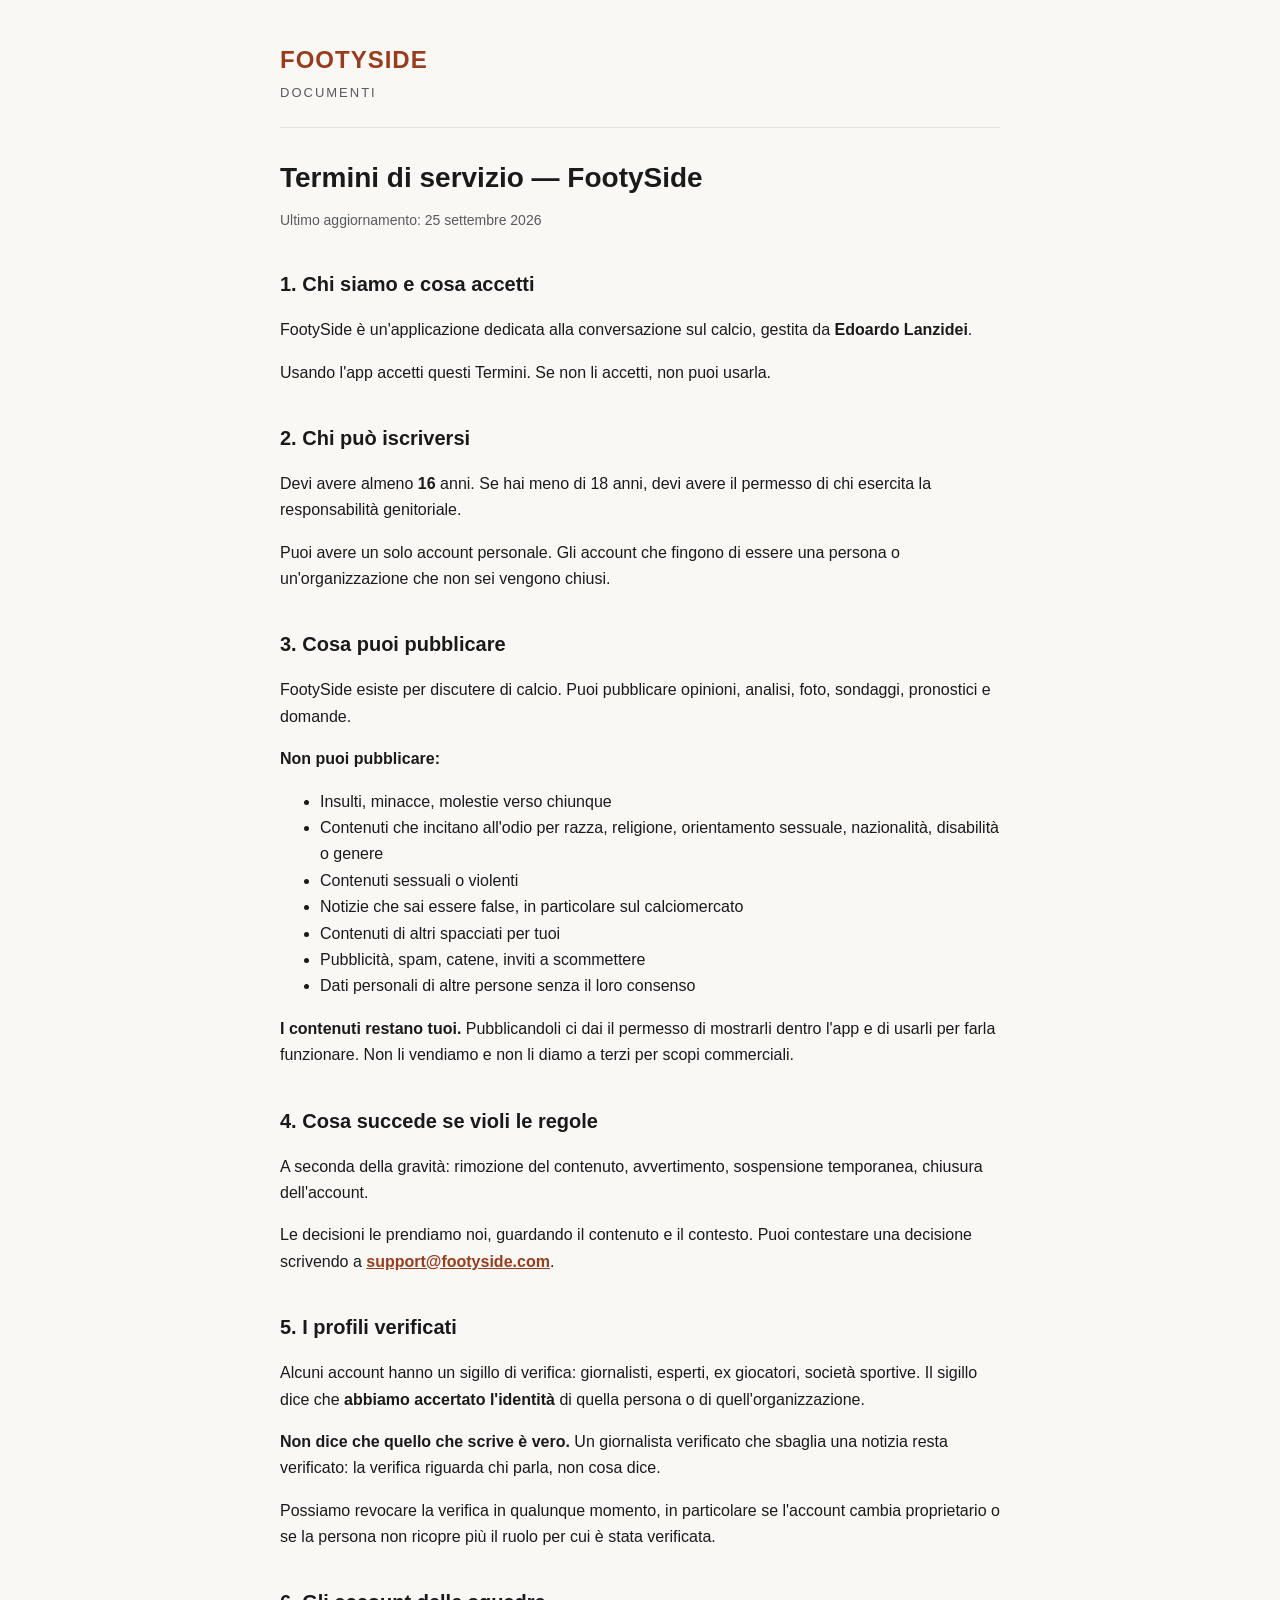
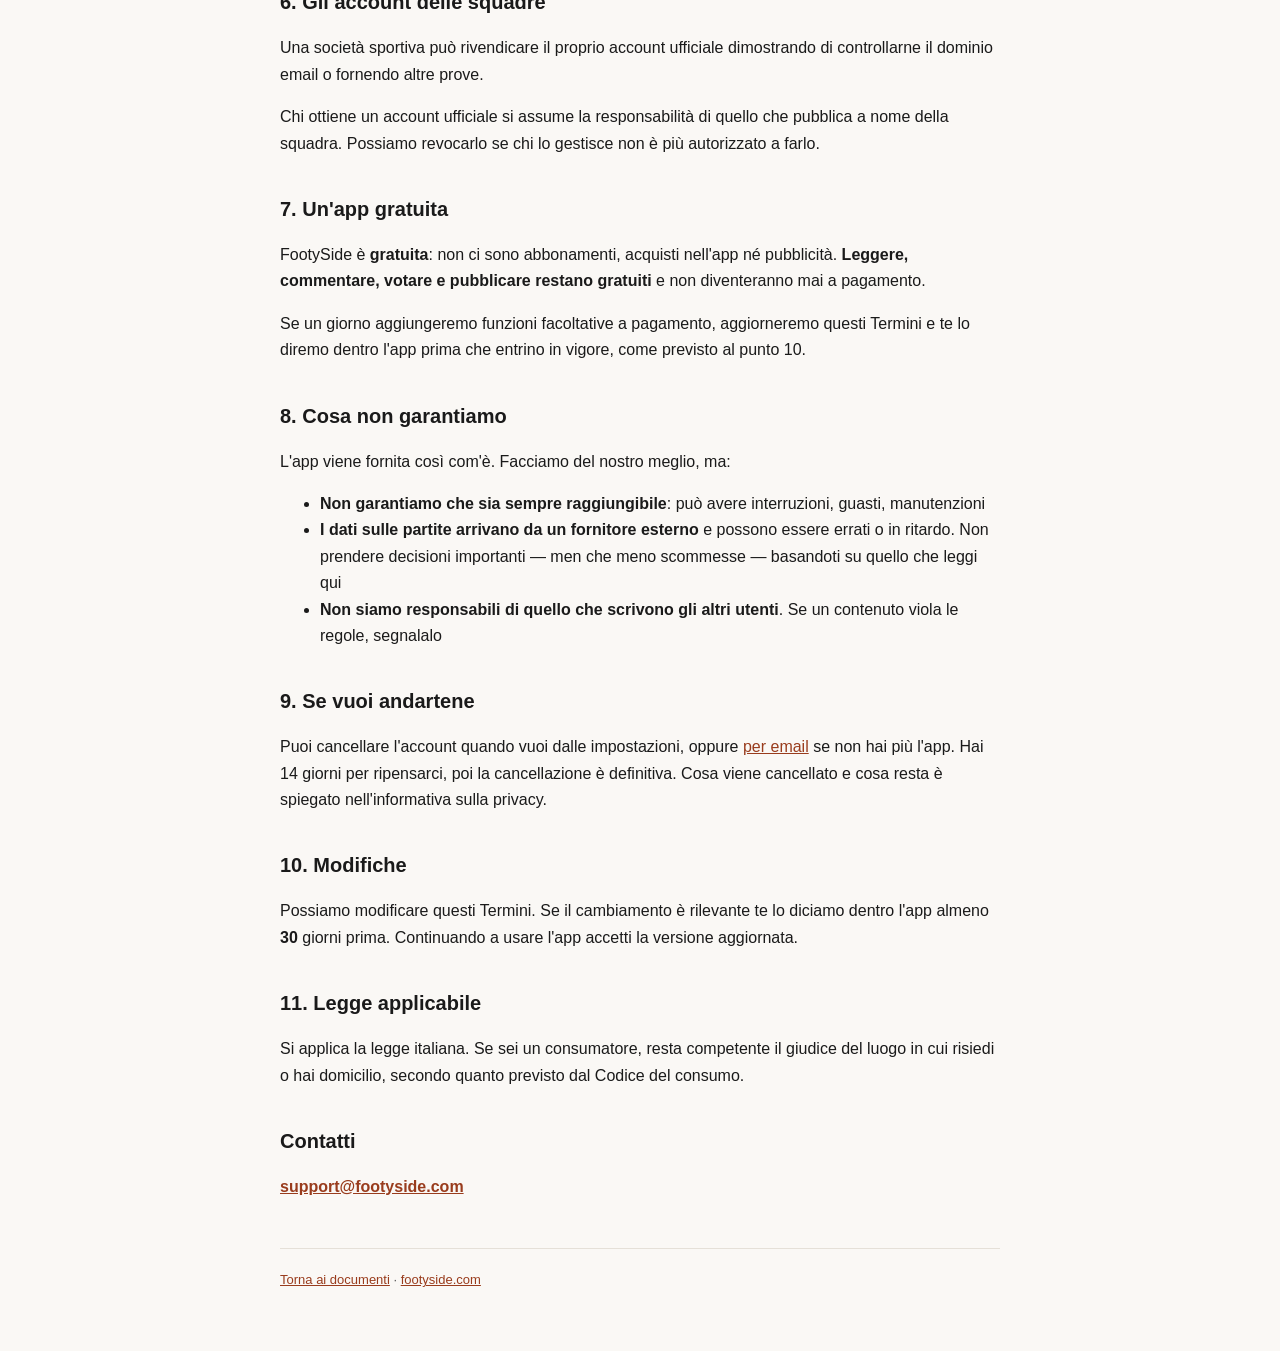
<file: termini.html>
<!DOCTYPE html>
<html lang="it">
<head>
<meta charset="utf-8">
<meta name="viewport" content="width=device-width, initial-scale=1">
<title>Termini di servizio — FootySide</title>
<link rel="stylesheet" href="stile.css">
</head>
<body>
<div class="contenitore">
<header>
  <a class="marchio" href="index.html">FOOTYSIDE</a>
  <div class="sottotitolo">Documenti</div>
</header>
<h1>Termini di servizio — FootySide</h1>
<p class="aggiornato">Ultimo aggiornamento: 25 settembre 2026</p>
<h2>1. Chi siamo e cosa accetti</h2>
<p>FootySide è un&#x27;applicazione dedicata alla conversazione sul calcio, gestita da <strong>Edoardo Lanzidei</strong>.</p>
<p>Usando l&#x27;app accetti questi Termini. Se non li accetti, non puoi usarla.</p>
<h2>2. Chi può iscriversi</h2>
<p>Devi avere almeno <strong>16</strong> anni. Se hai meno di 18 anni, devi avere il permesso di chi esercita la responsabilità genitoriale.</p>
<p>Puoi avere un solo account personale. Gli account che fingono di essere una persona o un&#x27;organizzazione che non sei vengono chiusi.</p>
<h2>3. Cosa puoi pubblicare</h2>
<p>FootySide esiste per discutere di calcio. Puoi pubblicare opinioni, analisi, foto, sondaggi, pronostici e domande.</p>
<p><strong>Non puoi pubblicare:</strong></p>
<ul>
<li>Insulti, minacce, molestie verso chiunque</li>
<li>Contenuti che incitano all&#x27;odio per razza, religione, orientamento sessuale, nazionalità, disabilità o genere</li>
<li>Contenuti sessuali o violenti</li>
<li>Notizie che sai essere false, in particolare sul calciomercato</li>
<li>Contenuti di altri spacciati per tuoi</li>
<li>Pubblicità, spam, catene, inviti a scommettere</li>
<li>Dati personali di altre persone senza il loro consenso</li>
</ul>
<p><strong>I contenuti restano tuoi.</strong> Pubblicandoli ci dai il permesso di mostrarli dentro l&#x27;app e di usarli per farla funzionare. Non li vendiamo e non li diamo a terzi per scopi commerciali.</p>
<h2>4. Cosa succede se violi le regole</h2>
<p>A seconda della gravità: rimozione del contenuto, avvertimento, sospensione temporanea, chiusura dell&#x27;account.</p>
<p>Le decisioni le prendiamo noi, guardando il contenuto e il contesto. Puoi contestare una decisione scrivendo a <a href="mailto:support@footyside.com"><strong>support@footyside.com</strong></a>.</p>
<h2>5. I profili verificati</h2>
<p>Alcuni account hanno un sigillo di verifica: giornalisti, esperti, ex giocatori, società sportive. Il sigillo dice che <strong>abbiamo accertato l&#x27;identità</strong> di quella persona o di quell&#x27;organizzazione.</p>
<p><strong>Non dice che quello che scrive è vero.</strong> Un giornalista verificato che sbaglia una notizia resta verificato: la verifica riguarda chi parla, non cosa dice.</p>
<p>Possiamo revocare la verifica in qualunque momento, in particolare se l&#x27;account cambia proprietario o se la persona non ricopre più il ruolo per cui è stata verificata.</p>
<h2>6. Gli account delle squadre</h2>
<p>Una società sportiva può rivendicare il proprio account ufficiale dimostrando di controllarne il dominio email o fornendo altre prove.</p>
<p>Chi ottiene un account ufficiale si assume la responsabilità di quello che pubblica a nome della squadra. Possiamo revocarlo se chi lo gestisce non è più autorizzato a farlo.</p>
<h2>7. Un&#x27;app gratuita</h2>
<p>FootySide è <strong>gratuita</strong>: non ci sono abbonamenti, acquisti nell&#x27;app né pubblicità. <strong>Leggere, commentare, votare e pubblicare restano gratuiti</strong> e non diventeranno mai a pagamento.</p>
<p>Se un giorno aggiungeremo funzioni facoltative a pagamento, aggiorneremo questi Termini e te lo diremo dentro l&#x27;app prima che entrino in vigore, come previsto al punto 10.</p>
<h2>8. Cosa non garantiamo</h2>
<p>L&#x27;app viene fornita così com&#x27;è. Facciamo del nostro meglio, ma:</p>
<ul>
<li><strong>Non garantiamo che sia sempre raggiungibile</strong>: può avere interruzioni, guasti, manutenzioni</li>
<li><strong>I dati sulle partite arrivano da un fornitore esterno</strong> e possono essere errati o in ritardo. Non prendere decisioni importanti — men che meno scommesse — basandoti su quello che leggi qui</li>
<li><strong>Non siamo responsabili di quello che scrivono gli altri utenti</strong>. Se un contenuto viola le regole, segnalalo</li>
</ul>
<h2>9. Se vuoi andartene</h2>
<p>Puoi cancellare l&#x27;account quando vuoi dalle impostazioni, oppure <a href="elimina-account.html">per email</a> se non hai più l&#x27;app. Hai 14 giorni per ripensarci, poi la cancellazione è definitiva. Cosa viene cancellato e cosa resta è spiegato nell&#x27;informativa sulla privacy.</p>
<h2>10. Modifiche</h2>
<p>Possiamo modificare questi Termini. Se il cambiamento è rilevante te lo diciamo dentro l&#x27;app almeno <strong>30</strong> giorni prima. Continuando a usare l&#x27;app accetti la versione aggiornata.</p>
<h2>11. Legge applicabile</h2>
<p>Si applica la legge italiana. Se sei un consumatore, resta competente il giudice del luogo in cui risiedi o hai domicilio, secondo quanto previsto dal Codice del consumo.</p>
<h2>Contatti</h2>
<p><a href="mailto:support@footyside.com"><strong>support@footyside.com</strong></a></p>
<footer><a href="documenti.html">Torna ai documenti</a> · <a href="index.html">footyside.com</a></footer>
</div>
</body>
</html>
</file>
<file: stile.css>
/* Foglio di stile condiviso dalle pagine legali di PUNDIT.
   Volutamente essenziale: questi documenti si devono leggere, non
   ammirare. Colori e caratteri richiamano l'app senza imitarla. */

:root {
  --mattone: #993C1D;
  --inchiostro: #1A1A1A;
  --inchiostro-tenue: #5A5A5A;
  --fondo: #FAF8F5;
  --carta: #FFFFFF;
  --filo: #E5E0D8;
}

* { box-sizing: border-box; }

body {
  margin: 0;
  padding: 0 20px 60px;
  background: var(--fondo);
  color: var(--inchiostro);
  font-family: -apple-system, BlinkMacSystemFont, "Segoe UI", Roboto, sans-serif;
  font-size: 16px;
  line-height: 1.65;
}

.contenitore { max-width: 720px; margin: 0 auto; }

header {
  padding: 40px 0 24px;
  border-bottom: 1px solid var(--filo);
  margin-bottom: 32px;
}

.marchio {
  font-size: 24px;
  font-weight: 800;
  letter-spacing: 1px;
  color: var(--mattone);
  text-decoration: none;
}

.sottotitolo {
  font-size: 13px;
  color: var(--inchiostro-tenue);
  letter-spacing: 2px;
  text-transform: uppercase;
  margin-top: 2px;
}

h1 { font-size: 28px; line-height: 1.25; margin: 0 0 6px; }
h2 { font-size: 20px; margin: 36px 0 10px; }
h3 { font-size: 16px; margin: 26px 0 8px; }

.aggiornato { font-size: 14px; color: var(--inchiostro-tenue); margin-bottom: 28px; }

table { width: 100%; border-collapse: collapse; margin: 18px 0; font-size: 15px; }
th, td { text-align: left; padding: 9px 10px; border-bottom: 1px solid var(--filo); }
th { font-weight: 600; }

a { color: var(--mattone); }

.indice { list-style: none; padding: 0; }
.indice li { margin-bottom: 14px; }
.indice a { font-size: 18px; font-weight: 600; text-decoration: none; }
.indice p { margin: 2px 0 0; font-size: 14px; color: var(--inchiostro-tenue); }

footer {
  margin-top: 48px;
  padding-top: 20px;
  border-top: 1px solid var(--filo);
  font-size: 13px;
  color: var(--inchiostro-tenue);
}
</file>
